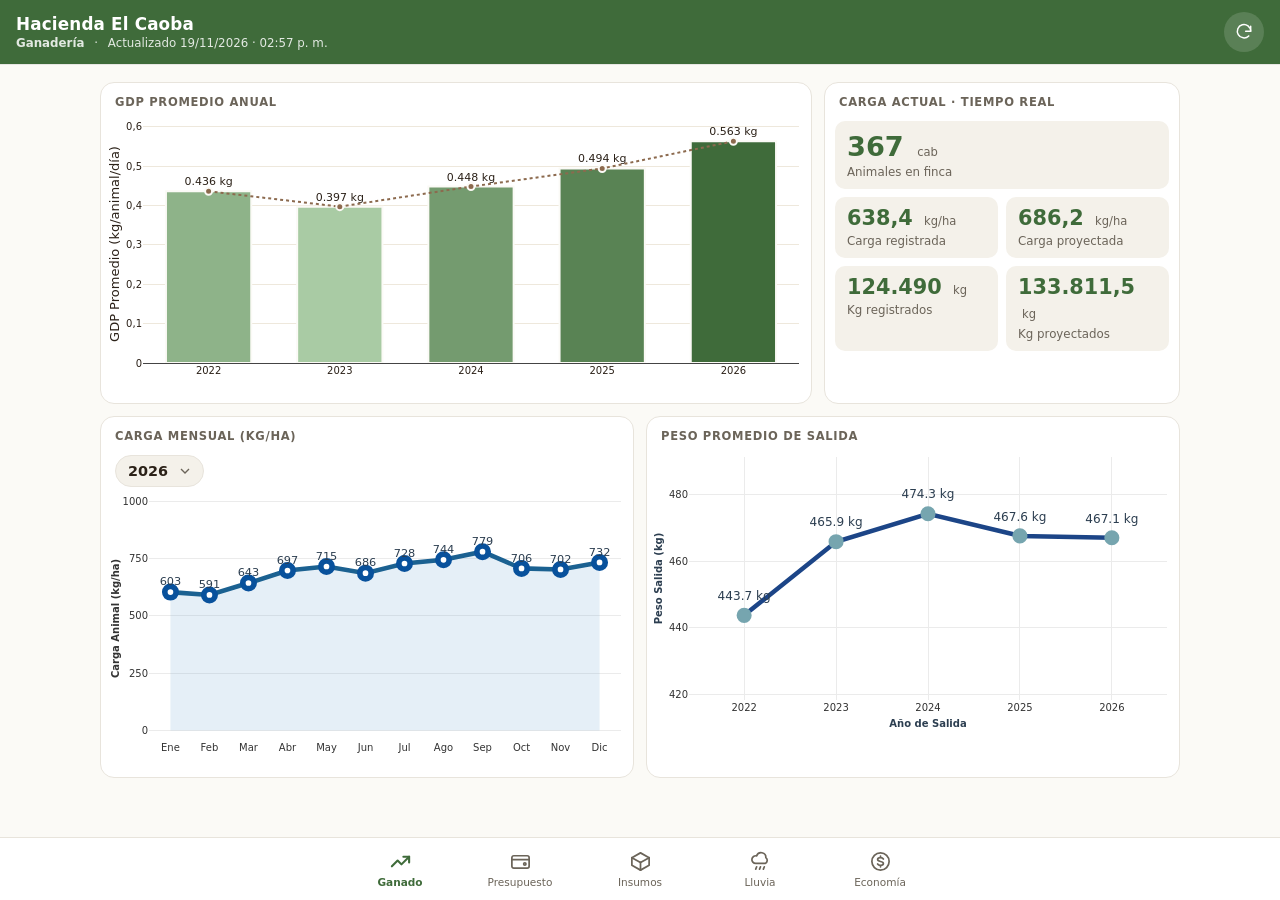
<file: movil/index.html>
<!DOCTYPE html>
<html lang="en">
<head>
<meta charset="utf-8"/>
<style>body{background-color:#FBFAF6;}</style>
<script src="lib/htmlwidgets-1.6.4/htmlwidgets.js"></script>
<script src="lib/plotly-binding-4.12.1/plotly.js"></script>
<script src="lib/typedarray-0.1/typedarray.min.js"></script>
<script src="lib/jquery-3.5.1/jquery.min.js"></script>
<link href="lib/crosstalk-1.2.2/css/crosstalk.min.css" rel="stylesheet" />
<script src="lib/crosstalk-1.2.2/js/crosstalk.min.js"></script>
<link href="lib/plotly-htmlwidgets-css-2.25.2/plotly-htmlwidgets.css" rel="stylesheet" />
<script src="lib/plotly-main-2.25.2/plotly-latest.min.js"></script>
<script src="lib/plotly-locale-es-2.25.2/es.js"></script>
<script src="lib/core-js-2.5.3/shim.min.js"></script>
<script src="lib/react-18.2.0/react.min.js"></script>
<script src="lib/react-18.2.0/react-dom.min.js"></script>
<script src="lib/reactwidget-2.0.0/react-tools.js"></script>
<link href="lib/htmltools-fill-0.5.9/fill.css" rel="stylesheet" />
<link href="lib/reactable-0.4.5/reactable.css" rel="stylesheet" />
<script src="lib/reactable-binding-0.4.5/reactable.js"></script>
  <meta name="viewport" content="width=device-width, initial-scale=1, viewport-fit=cover"/>
  <meta name="theme-color" content="#3F6B3A"/>
  <meta name="mobile-web-app-capable" content="yes"/>
  <meta name="apple-mobile-web-app-capable" content="yes"/>
  <meta name="apple-mobile-web-app-status-bar-style" content="black-translucent"/>
  <meta name="apple-mobile-web-app-title" content="El Caoba"/>
  <title>Hacienda El Caoba</title>
  <link rel="manifest" href="manifest.json"/>
  <link rel="icon" type="image/png" href="icon-192.png"/>
  <link rel="apple-touch-icon" href="apple-touch-icon.png"/>
  <link rel="stylesheet" href="movil.css"/>
</head>
<body>
<header class="top">
  <div class="top-txt">
    <div class="marca">Hacienda El Caoba</div>
    <div class="sub">
      <span id="titulo-tab">Ganadería</span>
      <span class="punto">·</span>
      Actualizado 19/11/2026 · 02:57 p. m.
    </div>
  </div>
  <button type="button" id="btn-recargar" class="recargar" aria-label="Recargar"><svg viewBox="0 0 24 24" aria-hidden="true"><path d="M20 11a8 8 0 1 0-2.3 5.7"/><polyline points="20 5 20 11 14 11"/></svg></button>
</header>
<main>
  <section id="tab-ganado" class="tab" data-titulo="Ganadería">
    <div class="grid ocho-cuatro">
      <div class="card orden-1">
        <div class="card-h">Carga actual · tiempo real</div>
        <div class="card-b">
          <div class="kpis">
            <div class="kpi ancho">
              <div class="kpi-v">
                367
                <span class="kpi-u">cab</span>
              </div>
              <div class="kpi-l">Animales en finca</div>
            </div>
            <div class="kpi">
              <div class="kpi-v">
                638,4
                <span class="kpi-u">kg/ha</span>
              </div>
              <div class="kpi-l">Carga registrada</div>
            </div>
            <div class="kpi">
              <div class="kpi-v">
                686,2
                <span class="kpi-u">kg/ha</span>
              </div>
              <div class="kpi-l">Carga proyectada</div>
            </div>
            <div class="kpi">
              <div class="kpi-v">
                124.490
                <span class="kpi-u">kg</span>
              </div>
              <div class="kpi-l">Kg registrados</div>
            </div>
            <div class="kpi">
              <div class="kpi-v">
                133.811,5
                <span class="kpi-u">kg</span>
              </div>
              <div class="kpi-l">Kg proyectados</div>
            </div>
          </div>
        </div>
      </div>
      <div class="card">
        <div class="card-h">GDP promedio anual</div>
        <div class="card-b">
          <div id="htmlwidget-a398d5fec4805146b8e8" style="width:100%;height:280px;" class="plotly html-widget"></div>
          <script type="application/json" data-for="htmlwidget-a398d5fec4805146b8e8">{"x":{"visdat":{"38b85b094245":["function () ","plotlyVisDat"]},"cur_data":"38b85b094245","attrs":{"38b85b094245":{"x":{},"y":{},"marker":{"color":["#8EB389","#A9CBA4","#749B6F","#598354","#3F6B3A"],"line":{"color":"#FBFAF6","width":2}},"text":{},"textposition":"outside","hovertemplate":"<b>%{x}<\/b><br>GDP: %{text}<extra><\/extra>","alpha_stroke":1,"sizes":[10,100],"spans":[1,20],"type":"bar"},"38b85b094245.1":{"x":{},"y":{},"marker":{"color":"#8C6A4E","line":{"color":"#FBFAF6","width":2},"size":7},"text":{},"textposition":"outside","hovertemplate":"<b>%{x}<\/b><br>GDP: %{text}<extra><\/extra>","alpha_stroke":1,"sizes":[10,100],"spans":[1,20],"type":"scatter","mode":"lines+markers","line":{"color":"#8C6A4E","width":2,"dash":"dot"},"showlegend":false,"hoverinfo":"skip","inherit":true}},"layout":{"margin":{"l":6,"r":6,"t":8,"b":6,"pad":0},"showlegend":false,"bargap":0.34999999999999998,"xaxis":{"domain":[0,1],"automargin":true,"title":"","type":"category","categoryorder":"array","categoryarray":["2022","2023","2024","2025","2026"],"fixedrange":true,"tickfont":{"size":10}},"yaxis":{"domain":[0,1],"automargin":true,"title":"GDP Promedio (kg/animal/día)","rangemode":"tozero","gridcolor":"#eee8dc","fixedrange":true,"tickfont":{"size":10}},"hovermode":"closest","autosize":true,"paper_bgcolor":"rgba(0,0,0,0)","plot_bgcolor":"rgba(0,0,0,0)","dragmode":false,"font":{"family":"system-ui, -apple-system, Segoe UI, Roboto, sans-serif","size":11,"color":"#2B2118"},"legend":{"orientation":"h","x":0,"xanchor":"left","y":1.02,"yanchor":"bottom","font":{"size":10},"bgcolor":"rgba(0,0,0,0)"},"hoverlabel":{"font":{"size":12}}},"source":"A","config":{"modeBarButtonsToAdd":["hoverclosest","hovercompare"],"showSendToCloud":false,"responsive":true,"locale":"es","displayModeBar":false,"scrollZoom":false,"doubleClick":false},"data":[{"x":["2022","2023","2024","2025","2026"],"y":[0.436,0.39700000000000002,0.44800000000000001,0.49399999999999999,0.56299999999999994],"marker":{"color":["#8EB389","#A9CBA4","#749B6F","#598354","#3F6B3A"],"line":{"color":"#FBFAF6","width":2}},"text":["0.436 kg","0.397 kg","0.448 kg","0.494 kg","0.563 kg"],"textposition":["outside","outside","outside","outside","outside"],"hovertemplate":["<b>%{x}<\/b><br>GDP: %{text}<extra><\/extra>","<b>%{x}<\/b><br>GDP: %{text}<extra><\/extra>","<b>%{x}<\/b><br>GDP: %{text}<extra><\/extra>","<b>%{x}<\/b><br>GDP: %{text}<extra><\/extra>","<b>%{x}<\/b><br>GDP: %{text}<extra><\/extra>"],"type":"bar","error_y":{"color":"rgba(31,119,180,1)"},"error_x":{"color":"rgba(31,119,180,1)"},"xaxis":"x","yaxis":"y","frame":null},{"x":["2022","2023","2024","2025","2026"],"y":[0.436,0.39700000000000002,0.44800000000000001,0.49399999999999999,0.56299999999999994],"marker":{"color":"#8C6A4E","line":{"color":"#FBFAF6","width":2},"size":7},"text":["0.436 kg","0.397 kg","0.448 kg","0.494 kg","0.563 kg"],"textposition":["outside","outside","outside","outside","outside"],"hovertemplate":["<b>%{x}<\/b><br>GDP: %{text}<extra><\/extra>","<b>%{x}<\/b><br>GDP: %{text}<extra><\/extra>","<b>%{x}<\/b><br>GDP: %{text}<extra><\/extra>","<b>%{x}<\/b><br>GDP: %{text}<extra><\/extra>","<b>%{x}<\/b><br>GDP: %{text}<extra><\/extra>"],"type":"scatter","mode":"lines+markers","line":{"color":"#8C6A4E","width":2,"dash":"dot"},"showlegend":false,"hoverinfo":["skip","skip","skip","skip","skip"],"error_y":{"color":"rgba(255,127,14,1)"},"error_x":{"color":"rgba(255,127,14,1)"},"xaxis":"x","yaxis":"y","frame":null}],"highlight":{"on":"plotly_click","persistent":false,"dynamic":false,"selectize":false,"opacityDim":0.20000000000000001,"selected":{"opacity":1},"debounce":0},"shinyEvents":["plotly_hover","plotly_click","plotly_selected","plotly_relayout","plotly_brushed","plotly_brushing","plotly_clickannotation","plotly_doubleclick","plotly_deselect","plotly_afterplot","plotly_sunburstclick"],"base_url":"https://plot.ly"},"evals":[],"jsHooks":[]}</script>
        </div>
      </div>
    </div>
    <div class="grid dos">
      <div class="card">
        <div class="card-h">Carga mensual (kg/ha)</div>
        <div class="card-b">
          <div class="selector-anio">
            <select class="sel" aria-label="Año">
              <option value="2022">2022</option>
              <option value="2023">2023</option>
              <option value="2024">2024</option>
              <option value="2025">2025</option>
              <option value="2026" selected>2026</option>
            </select>
            <div class="anio-panel" data-anio="2022" hidden>
              <div id="htmlwidget-6ce4cb47ebc7bf6edc62" style="width:100%;height:280px;" class="plotly html-widget"></div>
              <script type="application/json" data-for="htmlwidget-6ce4cb47ebc7bf6edc62">{"x":{"data":[{"x":[1,2,3,4,5,6,7,8,9,10,11,12,12,12,11,10,9,8,7,6,5,4,3,2,1,1],"y":[0,0,0,0,0,0,0,0,0,0,0,0,0,377.80000000000001,429.10000000000002,422.5,423,459.60000000000002,444.39999999999998,517.39999999999998,539.89999999999998,456.39999999999998,387.30000000000001,371.5,356.69999999999999,0],"text":["as.numeric(mes_nombre):  1<br />kg_por_ha: 356.7","as.numeric(mes_nombre):  2<br />kg_por_ha: 371.5","as.numeric(mes_nombre):  3<br />kg_por_ha: 387.3","as.numeric(mes_nombre):  4<br />kg_por_ha: 456.4","as.numeric(mes_nombre):  5<br />kg_por_ha: 539.9","as.numeric(mes_nombre):  6<br />kg_por_ha: 517.4","as.numeric(mes_nombre):  7<br />kg_por_ha: 444.4","as.numeric(mes_nombre):  8<br />kg_por_ha: 459.6","as.numeric(mes_nombre):  9<br />kg_por_ha: 423.0","as.numeric(mes_nombre): 10<br />kg_por_ha: 422.5","as.numeric(mes_nombre): 11<br />kg_por_ha: 429.1","as.numeric(mes_nombre): 12<br />kg_por_ha: 377.8","as.numeric(mes_nombre): 12<br />kg_por_ha: 377.8","as.numeric(mes_nombre): 12<br />kg_por_ha: 377.8","as.numeric(mes_nombre): 11<br />kg_por_ha: 429.1","as.numeric(mes_nombre): 10<br />kg_por_ha: 422.5","as.numeric(mes_nombre):  9<br />kg_por_ha: 423.0","as.numeric(mes_nombre):  8<br />kg_por_ha: 459.6","as.numeric(mes_nombre):  7<br />kg_por_ha: 444.4","as.numeric(mes_nombre):  6<br />kg_por_ha: 517.4","as.numeric(mes_nombre):  5<br />kg_por_ha: 539.9","as.numeric(mes_nombre):  4<br />kg_por_ha: 456.4","as.numeric(mes_nombre):  3<br />kg_por_ha: 387.3","as.numeric(mes_nombre):  2<br />kg_por_ha: 371.5","as.numeric(mes_nombre):  1<br />kg_por_ha: 356.7","as.numeric(mes_nombre):  1<br />kg_por_ha: 356.7"],"type":"scatter","mode":"lines","line":{"width":1.8897637795275593,"color":"transparent","dash":"solid"},"fill":"toself","fillcolor":"rgba(44,127,184,0.12)","hoveron":"points","showlegend":false,"xaxis":"x","yaxis":"y","hoverinfo":"text","frame":null},{"x":[1,2,3,4,5,6,7,8,9,10,11,12],"y":[356.69999999999999,371.5,387.30000000000001,456.39999999999998,539.89999999999998,517.39999999999998,444.39999999999998,459.60000000000002,423,422.5,429.10000000000002,377.80000000000001],"text":["as.numeric(mes_nombre):  1<br />kg_por_ha: 356.7","as.numeric(mes_nombre):  2<br />kg_por_ha: 371.5","as.numeric(mes_nombre):  3<br />kg_por_ha: 387.3","as.numeric(mes_nombre):  4<br />kg_por_ha: 456.4","as.numeric(mes_nombre):  5<br />kg_por_ha: 539.9","as.numeric(mes_nombre):  6<br />kg_por_ha: 517.4","as.numeric(mes_nombre):  7<br />kg_por_ha: 444.4","as.numeric(mes_nombre):  8<br />kg_por_ha: 459.6","as.numeric(mes_nombre):  9<br />kg_por_ha: 423.0","as.numeric(mes_nombre): 10<br />kg_por_ha: 422.5","as.numeric(mes_nombre): 11<br />kg_por_ha: 429.1","as.numeric(mes_nombre): 12<br />kg_por_ha: 377.8"],"type":"scatter","mode":"lines+markers","line":{"width":4.5354330708661417,"color":"rgba(27,97,145,1)","dash":"solid"},"hoveron":"points","showlegend":false,"xaxis":"x","yaxis":"y","hoverinfo":"text","marker":{"autocolorscale":false,"color":"rgba(255,255,255,1)","opacity":1,"size":11.338582677165356,"symbol":"circle","line":{"width":5.6692913385826778,"color":"rgba(8,81,156,1)"}},"frame":null},{"x":[1,2,3,4,5,6,7,8,9,10,11,12],"y":[397.00399999999996,411.80399999999997,427.60399999999998,496.70399999999995,580.20399999999995,557.70399999999995,484.70399999999995,499.904,463.30399999999997,462.80399999999997,469.404,418.10399999999998],"text":["357","372","387","456","540","517","444","460","423","422","429","378"],"hovertext":["as.numeric(mes_nombre):  1<br />kg_por_ha: 356.7<br />sprintf(\"%.0f\", kg_por_ha): 357","as.numeric(mes_nombre):  2<br />kg_por_ha: 371.5<br />sprintf(\"%.0f\", kg_por_ha): 372","as.numeric(mes_nombre):  3<br />kg_por_ha: 387.3<br />sprintf(\"%.0f\", kg_por_ha): 387","as.numeric(mes_nombre):  4<br />kg_por_ha: 456.4<br />sprintf(\"%.0f\", kg_por_ha): 456","as.numeric(mes_nombre):  5<br />kg_por_ha: 539.9<br />sprintf(\"%.0f\", kg_por_ha): 540","as.numeric(mes_nombre):  6<br />kg_por_ha: 517.4<br />sprintf(\"%.0f\", kg_por_ha): 517","as.numeric(mes_nombre):  7<br />kg_por_ha: 444.4<br />sprintf(\"%.0f\", kg_por_ha): 444","as.numeric(mes_nombre):  8<br />kg_por_ha: 459.6<br />sprintf(\"%.0f\", kg_por_ha): 460","as.numeric(mes_nombre):  9<br />kg_por_ha: 423.0<br />sprintf(\"%.0f\", kg_por_ha): 423","as.numeric(mes_nombre): 10<br />kg_por_ha: 422.5<br />sprintf(\"%.0f\", kg_por_ha): 422","as.numeric(mes_nombre): 11<br />kg_por_ha: 429.1<br />sprintf(\"%.0f\", kg_por_ha): 429","as.numeric(mes_nombre): 12<br />kg_por_ha: 377.8<br />sprintf(\"%.0f\", kg_por_ha): 378"],"textfont":{"size":11.338582677165356,"color":"rgba(44,62,80,1)"},"type":"scatter","mode":"text","hoveron":"points","showlegend":false,"xaxis":"x","yaxis":"y","hoverinfo":"text","frame":null}],"layout":{"margin":{"l":6,"r":6,"t":8,"b":6,"pad":0},"paper_bgcolor":"rgba(0,0,0,0)","font":{"color":"#2B2118","family":"system-ui, -apple-system, Segoe UI, Roboto, sans-serif","size":11},"xaxis":{"domain":[0,1],"automargin":true,"type":"linear","autorange":false,"range":[0.44999999999999996,12.550000000000001],"tickmode":"array","ticktext":["Ene","Feb","Mar","Abr","May","Jun","Jul","Ago","Sep","Oct","Nov","Dic"],"tickvals":[1,2,3,4,5,6,7.0000000000000009,8,9,10,11,12],"categoryorder":"array","categoryarray":["Ene","Feb","Mar","Abr","May","Jun","Jul","Ago","Sep","Oct","Nov","Dic"],"nticks":null,"ticks":"","tickcolor":null,"ticklen":3.6529680365296811,"tickwidth":0,"showticklabels":true,"tickfont":{"color":"rgba(51,51,51,1)","family":"","size":10},"tickangle":-0,"showline":false,"linecolor":null,"linewidth":0,"showgrid":false,"gridcolor":null,"gridwidth":0,"zeroline":false,"anchor":"y","title":{"text":"","font":{"color":"rgba(0,0,0,1)","family":"","size":10}},"hoverformat":".2f","fixedrange":true},"yaxis":{"domain":[0,1],"automargin":true,"type":"linear","autorange":false,"range":[-29.010199999999998,719.45295999999996],"tickmode":"array","ticktext":["0","200","400","600"],"tickvals":[-3.5527136788005009e-15,200,400,600],"categoryorder":"array","categoryarray":["0","200","400","600"],"nticks":null,"ticks":"","tickcolor":null,"ticklen":3.6529680365296811,"tickwidth":0,"showticklabels":true,"tickfont":{"color":"rgba(51,51,51,1)","family":"","size":10},"tickangle":-0,"showline":false,"linecolor":null,"linewidth":0,"showgrid":true,"gridcolor":"rgba(235,235,235,1)","gridwidth":0.66417600664176002,"zeroline":false,"anchor":"x","title":{"text":"<b> Carga Animal (kg/ha) <\/b>","font":{"color":"rgba(51,51,51,1)","family":"","size":10}},"hoverformat":".2f","fixedrange":true},"shapes":[],"showlegend":false,"legend":{"bgcolor":"rgba(0,0,0,0)","bordercolor":null,"borderwidth":0,"font":{"color":"rgba(0,0,0,1)","family":"","size":10},"orientation":"h","x":0,"xanchor":"left","y":1.02,"yanchor":"bottom"},"hovermode":"closest","barmode":"relative","autosize":true,"plot_bgcolor":"rgba(0,0,0,0)","dragmode":false,"hoverlabel":{"font":{"size":12}}},"config":{"doubleClick":false,"modeBarButtonsToAdd":["hoverclosest","hovercompare"],"showSendToCloud":false,"locale":"es","displayModeBar":false,"responsive":true,"scrollZoom":false},"source":"A","attrs":{"38b85d6c56cd":{"x":{},"y":{},"type":"scatter"},"38b8416d177a":{"x":{},"y":{}},"38b844f91937":{"x":{},"y":{}},"38b833c5a1d":{"x":{},"y":{},"label":{}}},"cur_data":"38b85d6c56cd","visdat":{"38b85d6c56cd":["function (y) ","x"],"38b8416d177a":["function (y) ","x"],"38b844f91937":["function (y) ","x"],"38b833c5a1d":["function (y) ","x"]},"highlight":{"on":"plotly_click","persistent":false,"dynamic":false,"selectize":false,"opacityDim":0.20000000000000001,"selected":{"opacity":1},"debounce":0},"shinyEvents":["plotly_hover","plotly_click","plotly_selected","plotly_relayout","plotly_brushed","plotly_brushing","plotly_clickannotation","plotly_doubleclick","plotly_deselect","plotly_afterplot","plotly_sunburstclick"],"base_url":"https://plot.ly"},"evals":[],"jsHooks":[]}</script>
            </div>
            <div class="anio-panel" data-anio="2023" hidden>
              <div id="htmlwidget-a67f8a77bf8d2c8dbdd1" style="width:100%;height:280px;" class="plotly html-widget"></div>
              <script type="application/json" data-for="htmlwidget-a67f8a77bf8d2c8dbdd1">{"x":{"data":[{"x":[1,2,3,4,5,6,7,8,9,10,11,12,12,12,11,10,9,8,7,6,5,4,3,2,1,1],"y":[0,0,0,0,0,0,0,0,0,0,0,0,0,630,642.29999999999995,617.20000000000005,563.10000000000002,559.29999999999995,546.89999999999998,446,374.69999999999999,383.30000000000001,366.69999999999999,378.30000000000001,399.19999999999999,0],"text":["as.numeric(mes_nombre):  1<br />kg_por_ha: 399.2","as.numeric(mes_nombre):  2<br />kg_por_ha: 378.3","as.numeric(mes_nombre):  3<br />kg_por_ha: 366.7","as.numeric(mes_nombre):  4<br />kg_por_ha: 383.3","as.numeric(mes_nombre):  5<br />kg_por_ha: 374.7","as.numeric(mes_nombre):  6<br />kg_por_ha: 446.0","as.numeric(mes_nombre):  7<br />kg_por_ha: 546.9","as.numeric(mes_nombre):  8<br />kg_por_ha: 559.3","as.numeric(mes_nombre):  9<br />kg_por_ha: 563.1","as.numeric(mes_nombre): 10<br />kg_por_ha: 617.2","as.numeric(mes_nombre): 11<br />kg_por_ha: 642.3","as.numeric(mes_nombre): 12<br />kg_por_ha: 630.0","as.numeric(mes_nombre): 12<br />kg_por_ha: 630.0","as.numeric(mes_nombre): 12<br />kg_por_ha: 630.0","as.numeric(mes_nombre): 11<br />kg_por_ha: 642.3","as.numeric(mes_nombre): 10<br />kg_por_ha: 617.2","as.numeric(mes_nombre):  9<br />kg_por_ha: 563.1","as.numeric(mes_nombre):  8<br />kg_por_ha: 559.3","as.numeric(mes_nombre):  7<br />kg_por_ha: 546.9","as.numeric(mes_nombre):  6<br />kg_por_ha: 446.0","as.numeric(mes_nombre):  5<br />kg_por_ha: 374.7","as.numeric(mes_nombre):  4<br />kg_por_ha: 383.3","as.numeric(mes_nombre):  3<br />kg_por_ha: 366.7","as.numeric(mes_nombre):  2<br />kg_por_ha: 378.3","as.numeric(mes_nombre):  1<br />kg_por_ha: 399.2","as.numeric(mes_nombre):  1<br />kg_por_ha: 399.2"],"type":"scatter","mode":"lines","line":{"width":1.8897637795275593,"color":"transparent","dash":"solid"},"fill":"toself","fillcolor":"rgba(44,127,184,0.12)","hoveron":"points","showlegend":false,"xaxis":"x","yaxis":"y","hoverinfo":"text","frame":null},{"x":[1,2,3,4,5,6,7,8,9,10,11,12],"y":[399.19999999999999,378.30000000000001,366.69999999999999,383.30000000000001,374.69999999999999,446,546.89999999999998,559.29999999999995,563.10000000000002,617.20000000000005,642.29999999999995,630],"text":["as.numeric(mes_nombre):  1<br />kg_por_ha: 399.2","as.numeric(mes_nombre):  2<br />kg_por_ha: 378.3","as.numeric(mes_nombre):  3<br />kg_por_ha: 366.7","as.numeric(mes_nombre):  4<br />kg_por_ha: 383.3","as.numeric(mes_nombre):  5<br />kg_por_ha: 374.7","as.numeric(mes_nombre):  6<br />kg_por_ha: 446.0","as.numeric(mes_nombre):  7<br />kg_por_ha: 546.9","as.numeric(mes_nombre):  8<br />kg_por_ha: 559.3","as.numeric(mes_nombre):  9<br />kg_por_ha: 563.1","as.numeric(mes_nombre): 10<br />kg_por_ha: 617.2","as.numeric(mes_nombre): 11<br />kg_por_ha: 642.3","as.numeric(mes_nombre): 12<br />kg_por_ha: 630.0"],"type":"scatter","mode":"lines+markers","line":{"width":4.5354330708661417,"color":"rgba(27,97,145,1)","dash":"solid"},"hoveron":"points","showlegend":false,"xaxis":"x","yaxis":"y","hoverinfo":"text","marker":{"autocolorscale":false,"color":"rgba(255,255,255,1)","opacity":1,"size":11.338582677165356,"symbol":"circle","line":{"width":5.6692913385826778,"color":"rgba(8,81,156,1)"}},"frame":null},{"x":[1,2,3,4,5,6,7,8,9,10,11,12],"y":[459.83199999999999,438.93200000000002,427.33199999999999,443.93200000000002,435.33199999999999,506.63200000000001,607.53199999999993,619.9319999999999,623.73199999999997,677.83199999999999,702.9319999999999,690.63199999999995],"text":["399","378","367","383","375","446","547","559","563","617","642","630"],"hovertext":["as.numeric(mes_nombre):  1<br />kg_por_ha: 399.2<br />sprintf(\"%.0f\", kg_por_ha): 399","as.numeric(mes_nombre):  2<br />kg_por_ha: 378.3<br />sprintf(\"%.0f\", kg_por_ha): 378","as.numeric(mes_nombre):  3<br />kg_por_ha: 366.7<br />sprintf(\"%.0f\", kg_por_ha): 367","as.numeric(mes_nombre):  4<br />kg_por_ha: 383.3<br />sprintf(\"%.0f\", kg_por_ha): 383","as.numeric(mes_nombre):  5<br />kg_por_ha: 374.7<br />sprintf(\"%.0f\", kg_por_ha): 375","as.numeric(mes_nombre):  6<br />kg_por_ha: 446.0<br />sprintf(\"%.0f\", kg_por_ha): 446","as.numeric(mes_nombre):  7<br />kg_por_ha: 546.9<br />sprintf(\"%.0f\", kg_por_ha): 547","as.numeric(mes_nombre):  8<br />kg_por_ha: 559.3<br />sprintf(\"%.0f\", kg_por_ha): 559","as.numeric(mes_nombre):  9<br />kg_por_ha: 563.1<br />sprintf(\"%.0f\", kg_por_ha): 563","as.numeric(mes_nombre): 10<br />kg_por_ha: 617.2<br />sprintf(\"%.0f\", kg_por_ha): 617","as.numeric(mes_nombre): 11<br />kg_por_ha: 642.3<br />sprintf(\"%.0f\", kg_por_ha): 642","as.numeric(mes_nombre): 12<br />kg_por_ha: 630.0<br />sprintf(\"%.0f\", kg_por_ha): 630"],"textfont":{"size":11.338582677165356,"color":"rgba(44,62,80,1)"},"type":"scatter","mode":"text","hoveron":"points","showlegend":false,"xaxis":"x","yaxis":"y","hoverinfo":"text","frame":null}],"layout":{"margin":{"l":6,"r":6,"t":8,"b":6,"pad":0},"paper_bgcolor":"rgba(0,0,0,0)","font":{"color":"#2B2118","family":"system-ui, -apple-system, Segoe UI, Roboto, sans-serif","size":11},"xaxis":{"domain":[0,1],"automargin":true,"type":"linear","autorange":false,"range":[0.44999999999999996,12.550000000000001],"tickmode":"array","ticktext":["Ene","Feb","Mar","Abr","May","Jun","Jul","Ago","Sep","Oct","Nov","Dic"],"tickvals":[1,2,3,4,5,6,7.0000000000000009,8,9,10,11,12],"categoryorder":"array","categoryarray":["Ene","Feb","Mar","Abr","May","Jun","Jul","Ago","Sep","Oct","Nov","Dic"],"nticks":null,"ticks":"","tickcolor":null,"ticklen":3.6529680365296811,"tickwidth":0,"showticklabels":true,"tickfont":{"color":"rgba(51,51,51,1)","family":"","size":10},"tickangle":-0,"showline":false,"linecolor":null,"linewidth":0,"showgrid":false,"gridcolor":null,"gridwidth":0,"zeroline":false,"anchor":"y","title":{"text":"","font":{"color":"rgba(0,0,0,1)","family":"","size":10}},"hoverformat":".2f","fixedrange":true},"yaxis":{"domain":[0,1],"automargin":true,"type":"linear","autorange":false,"range":[-35.146599999999999,871.63567999999987],"tickmode":"array","ticktext":["0","200","400","600","800"],"tickvals":[0,199.99999999999997,400,600,800],"categoryorder":"array","categoryarray":["0","200","400","600","800"],"nticks":null,"ticks":"","tickcolor":null,"ticklen":3.6529680365296811,"tickwidth":0,"showticklabels":true,"tickfont":{"color":"rgba(51,51,51,1)","family":"","size":10},"tickangle":-0,"showline":false,"linecolor":null,"linewidth":0,"showgrid":true,"gridcolor":"rgba(235,235,235,1)","gridwidth":0.66417600664176002,"zeroline":false,"anchor":"x","title":{"text":"<b> Carga Animal (kg/ha) <\/b>","font":{"color":"rgba(51,51,51,1)","family":"","size":10}},"hoverformat":".2f","fixedrange":true},"shapes":[],"showlegend":false,"legend":{"bgcolor":"rgba(0,0,0,0)","bordercolor":null,"borderwidth":0,"font":{"color":"rgba(0,0,0,1)","family":"","size":10},"orientation":"h","x":0,"xanchor":"left","y":1.02,"yanchor":"bottom"},"hovermode":"closest","barmode":"relative","autosize":true,"plot_bgcolor":"rgba(0,0,0,0)","dragmode":false,"hoverlabel":{"font":{"size":12}}},"config":{"doubleClick":false,"modeBarButtonsToAdd":["hoverclosest","hovercompare"],"showSendToCloud":false,"locale":"es","displayModeBar":false,"responsive":true,"scrollZoom":false},"source":"A","attrs":{"38b863e47aa6":{"x":{},"y":{},"type":"scatter"},"38b84cc53ae4":{"x":{},"y":{}},"38b8c002b75":{"x":{},"y":{}},"38b825293e81":{"x":{},"y":{},"label":{}}},"cur_data":"38b863e47aa6","visdat":{"38b863e47aa6":["function (y) ","x"],"38b84cc53ae4":["function (y) ","x"],"38b8c002b75":["function (y) ","x"],"38b825293e81":["function (y) ","x"]},"highlight":{"on":"plotly_click","persistent":false,"dynamic":false,"selectize":false,"opacityDim":0.20000000000000001,"selected":{"opacity":1},"debounce":0},"shinyEvents":["plotly_hover","plotly_click","plotly_selected","plotly_relayout","plotly_brushed","plotly_brushing","plotly_clickannotation","plotly_doubleclick","plotly_deselect","plotly_afterplot","plotly_sunburstclick"],"base_url":"https://plot.ly"},"evals":[],"jsHooks":[]}</script>
            </div>
            <div class="anio-panel" data-anio="2024" hidden>
              <div id="htmlwidget-2681f122103b764500ab" style="width:100%;height:280px;" class="plotly html-widget"></div>
              <script type="application/json" data-for="htmlwidget-2681f122103b764500ab">{"x":{"data":[{"x":[1,2,3,4,5,6,7,8,9,10,11,12,12,12,11,10,9,8,7,6,5,4,3,2,1,1],"y":[0,0,0,0,0,0,0,0,0,0,0,0,0,651.20000000000005,681.5,715.10000000000002,808.79999999999995,854,840.79999999999995,692.20000000000005,687.39999999999998,648.10000000000002,633.29999999999995,632.60000000000002,635.5,0],"text":["as.numeric(mes_nombre):  1<br />kg_por_ha: 635.5","as.numeric(mes_nombre):  2<br />kg_por_ha: 632.6","as.numeric(mes_nombre):  3<br />kg_por_ha: 633.3","as.numeric(mes_nombre):  4<br />kg_por_ha: 648.1","as.numeric(mes_nombre):  5<br />kg_por_ha: 687.4","as.numeric(mes_nombre):  6<br />kg_por_ha: 692.2","as.numeric(mes_nombre):  7<br />kg_por_ha: 840.8","as.numeric(mes_nombre):  8<br />kg_por_ha: 854.0","as.numeric(mes_nombre):  9<br />kg_por_ha: 808.8","as.numeric(mes_nombre): 10<br />kg_por_ha: 715.1","as.numeric(mes_nombre): 11<br />kg_por_ha: 681.5","as.numeric(mes_nombre): 12<br />kg_por_ha: 651.2","as.numeric(mes_nombre): 12<br />kg_por_ha: 651.2","as.numeric(mes_nombre): 12<br />kg_por_ha: 651.2","as.numeric(mes_nombre): 11<br />kg_por_ha: 681.5","as.numeric(mes_nombre): 10<br />kg_por_ha: 715.1","as.numeric(mes_nombre):  9<br />kg_por_ha: 808.8","as.numeric(mes_nombre):  8<br />kg_por_ha: 854.0","as.numeric(mes_nombre):  7<br />kg_por_ha: 840.8","as.numeric(mes_nombre):  6<br />kg_por_ha: 692.2","as.numeric(mes_nombre):  5<br />kg_por_ha: 687.4","as.numeric(mes_nombre):  4<br />kg_por_ha: 648.1","as.numeric(mes_nombre):  3<br />kg_por_ha: 633.3","as.numeric(mes_nombre):  2<br />kg_por_ha: 632.6","as.numeric(mes_nombre):  1<br />kg_por_ha: 635.5","as.numeric(mes_nombre):  1<br />kg_por_ha: 635.5"],"type":"scatter","mode":"lines","line":{"width":1.8897637795275593,"color":"transparent","dash":"solid"},"fill":"toself","fillcolor":"rgba(44,127,184,0.12)","hoveron":"points","showlegend":false,"xaxis":"x","yaxis":"y","hoverinfo":"text","frame":null},{"x":[1,2,3,4,5,6,7,8,9,10,11,12],"y":[635.5,632.60000000000002,633.29999999999995,648.10000000000002,687.39999999999998,692.20000000000005,840.79999999999995,854,808.79999999999995,715.10000000000002,681.5,651.20000000000005],"text":["as.numeric(mes_nombre):  1<br />kg_por_ha: 635.5","as.numeric(mes_nombre):  2<br />kg_por_ha: 632.6","as.numeric(mes_nombre):  3<br />kg_por_ha: 633.3","as.numeric(mes_nombre):  4<br />kg_por_ha: 648.1","as.numeric(mes_nombre):  5<br />kg_por_ha: 687.4","as.numeric(mes_nombre):  6<br />kg_por_ha: 692.2","as.numeric(mes_nombre):  7<br />kg_por_ha: 840.8","as.numeric(mes_nombre):  8<br />kg_por_ha: 854.0","as.numeric(mes_nombre):  9<br />kg_por_ha: 808.8","as.numeric(mes_nombre): 10<br />kg_por_ha: 715.1","as.numeric(mes_nombre): 11<br />kg_por_ha: 681.5","as.numeric(mes_nombre): 12<br />kg_por_ha: 651.2"],"type":"scatter","mode":"lines+markers","line":{"width":4.5354330708661417,"color":"rgba(27,97,145,1)","dash":"solid"},"hoveron":"points","showlegend":false,"xaxis":"x","yaxis":"y","hoverinfo":"text","marker":{"autocolorscale":false,"color":"rgba(255,255,255,1)","opacity":1,"size":11.338582677165356,"symbol":"circle","line":{"width":5.6692913385826778,"color":"rgba(8,81,156,1)"}},"frame":null},{"x":[1,2,3,4,5,6,7,8,9,10,11,12],"y":[684.20799999999997,681.30799999999999,682.00799999999992,696.80799999999999,736.10799999999995,740.90800000000002,889.50799999999992,902.70799999999997,857.50799999999992,763.80799999999999,730.20799999999997,699.90800000000002],"text":["636","633","633","648","687","692","841","854","809","715","682","651"],"hovertext":["as.numeric(mes_nombre):  1<br />kg_por_ha: 635.5<br />sprintf(\"%.0f\", kg_por_ha): 636","as.numeric(mes_nombre):  2<br />kg_por_ha: 632.6<br />sprintf(\"%.0f\", kg_por_ha): 633","as.numeric(mes_nombre):  3<br />kg_por_ha: 633.3<br />sprintf(\"%.0f\", kg_por_ha): 633","as.numeric(mes_nombre):  4<br />kg_por_ha: 648.1<br />sprintf(\"%.0f\", kg_por_ha): 648","as.numeric(mes_nombre):  5<br />kg_por_ha: 687.4<br />sprintf(\"%.0f\", kg_por_ha): 687","as.numeric(mes_nombre):  6<br />kg_por_ha: 692.2<br />sprintf(\"%.0f\", kg_por_ha): 692","as.numeric(mes_nombre):  7<br />kg_por_ha: 840.8<br />sprintf(\"%.0f\", kg_por_ha): 841","as.numeric(mes_nombre):  8<br />kg_por_ha: 854.0<br />sprintf(\"%.0f\", kg_por_ha): 854","as.numeric(mes_nombre):  9<br />kg_por_ha: 808.8<br />sprintf(\"%.0f\", kg_por_ha): 809","as.numeric(mes_nombre): 10<br />kg_por_ha: 715.1<br />sprintf(\"%.0f\", kg_por_ha): 715","as.numeric(mes_nombre): 11<br />kg_por_ha: 681.5<br />sprintf(\"%.0f\", kg_por_ha): 682","as.numeric(mes_nombre): 12<br />kg_por_ha: 651.2<br />sprintf(\"%.0f\", kg_por_ha): 651"],"textfont":{"size":11.338582677165356,"color":"rgba(44,62,80,1)"},"type":"scatter","mode":"text","hoveron":"points","showlegend":false,"xaxis":"x","yaxis":"y","hoverinfo":"text","frame":null}],"layout":{"margin":{"l":6,"r":6,"t":8,"b":6,"pad":0},"paper_bgcolor":"rgba(0,0,0,0)","font":{"color":"#2B2118","family":"system-ui, -apple-system, Segoe UI, Roboto, sans-serif","size":11},"xaxis":{"domain":[0,1],"automargin":true,"type":"linear","autorange":false,"range":[0.44999999999999996,12.550000000000001],"tickmode":"array","ticktext":["Ene","Feb","Mar","Abr","May","Jun","Jul","Ago","Sep","Oct","Nov","Dic"],"tickvals":[1,2,3,4,5,6,7.0000000000000009,8,9,10,11,12],"categoryorder":"array","categoryarray":["Ene","Feb","Mar","Abr","May","Jun","Jul","Ago","Sep","Oct","Nov","Dic"],"nticks":null,"ticks":"","tickcolor":null,"ticklen":3.6529680365296811,"tickwidth":0,"showticklabels":true,"tickfont":{"color":"rgba(51,51,51,1)","family":"","size":10},"tickangle":-0,"showline":false,"linecolor":null,"linewidth":0,"showgrid":false,"gridcolor":null,"gridwidth":0,"zeroline":false,"anchor":"y","title":{"text":"","font":{"color":"rgba(0,0,0,1)","family":"","size":10}},"hoverformat":".2f","fixedrange":true},"yaxis":{"domain":[0,1],"automargin":true,"type":"linear","autorange":false,"range":[-45.135400000000004,1119.3579199999999],"tickmode":"array","ticktext":["0","300","600","900"],"tickvals":[0,300,600,900],"categoryorder":"array","categoryarray":["0","300","600","900"],"nticks":null,"ticks":"","tickcolor":null,"ticklen":3.6529680365296811,"tickwidth":0,"showticklabels":true,"tickfont":{"color":"rgba(51,51,51,1)","family":"","size":10},"tickangle":-0,"showline":false,"linecolor":null,"linewidth":0,"showgrid":true,"gridcolor":"rgba(235,235,235,1)","gridwidth":0.66417600664176002,"zeroline":false,"anchor":"x","title":{"text":"<b> Carga Animal (kg/ha) <\/b>","font":{"color":"rgba(51,51,51,1)","family":"","size":10}},"hoverformat":".2f","fixedrange":true},"shapes":[],"showlegend":false,"legend":{"bgcolor":"rgba(0,0,0,0)","bordercolor":null,"borderwidth":0,"font":{"color":"rgba(0,0,0,1)","family":"","size":10},"orientation":"h","x":0,"xanchor":"left","y":1.02,"yanchor":"bottom"},"hovermode":"closest","barmode":"relative","autosize":true,"plot_bgcolor":"rgba(0,0,0,0)","dragmode":false,"hoverlabel":{"font":{"size":12}}},"config":{"doubleClick":false,"modeBarButtonsToAdd":["hoverclosest","hovercompare"],"showSendToCloud":false,"locale":"es","displayModeBar":false,"responsive":true,"scrollZoom":false},"source":"A","attrs":{"38b848b06887":{"x":{},"y":{},"type":"scatter"},"38b877f07e18":{"x":{},"y":{}},"38b8ae51164":{"x":{},"y":{}},"38b817201a6e":{"x":{},"y":{},"label":{}}},"cur_data":"38b848b06887","visdat":{"38b848b06887":["function (y) ","x"],"38b877f07e18":["function (y) ","x"],"38b8ae51164":["function (y) ","x"],"38b817201a6e":["function (y) ","x"]},"highlight":{"on":"plotly_click","persistent":false,"dynamic":false,"selectize":false,"opacityDim":0.20000000000000001,"selected":{"opacity":1},"debounce":0},"shinyEvents":["plotly_hover","plotly_click","plotly_selected","plotly_relayout","plotly_brushed","plotly_brushing","plotly_clickannotation","plotly_doubleclick","plotly_deselect","plotly_afterplot","plotly_sunburstclick"],"base_url":"https://plot.ly"},"evals":[],"jsHooks":[]}</script>
            </div>
            <div class="anio-panel" data-anio="2025" hidden>
              <div id="htmlwidget-cf93d34cea80ac80bf7a" style="width:100%;height:280px;" class="plotly html-widget"></div>
              <script type="application/json" data-for="htmlwidget-cf93d34cea80ac80bf7a">{"x":{"data":[{"x":[1,2,3,4,5,6,7,8,9,10,11,12,12,12,11,10,9,8,7,6,5,4,3,2,1,1],"y":[0,0,0,0,0,0,0,0,0,0,0,0,0,673.5,727.89999999999998,694.60000000000002,741.60000000000002,720,718.70000000000005,627.29999999999995,701.39999999999998,686.70000000000005,692.60000000000002,641.79999999999995,648.79999999999995,0],"text":["as.numeric(mes_nombre):  1<br />kg_por_ha: 648.8","as.numeric(mes_nombre):  2<br />kg_por_ha: 641.8","as.numeric(mes_nombre):  3<br />kg_por_ha: 692.6","as.numeric(mes_nombre):  4<br />kg_por_ha: 686.7","as.numeric(mes_nombre):  5<br />kg_por_ha: 701.4","as.numeric(mes_nombre):  6<br />kg_por_ha: 627.3","as.numeric(mes_nombre):  7<br />kg_por_ha: 718.7","as.numeric(mes_nombre):  8<br />kg_por_ha: 720.0","as.numeric(mes_nombre):  9<br />kg_por_ha: 741.6","as.numeric(mes_nombre): 10<br />kg_por_ha: 694.6","as.numeric(mes_nombre): 11<br />kg_por_ha: 727.9","as.numeric(mes_nombre): 12<br />kg_por_ha: 673.5","as.numeric(mes_nombre): 12<br />kg_por_ha: 673.5","as.numeric(mes_nombre): 12<br />kg_por_ha: 673.5","as.numeric(mes_nombre): 11<br />kg_por_ha: 727.9","as.numeric(mes_nombre): 10<br />kg_por_ha: 694.6","as.numeric(mes_nombre):  9<br />kg_por_ha: 741.6","as.numeric(mes_nombre):  8<br />kg_por_ha: 720.0","as.numeric(mes_nombre):  7<br />kg_por_ha: 718.7","as.numeric(mes_nombre):  6<br />kg_por_ha: 627.3","as.numeric(mes_nombre):  5<br />kg_por_ha: 701.4","as.numeric(mes_nombre):  4<br />kg_por_ha: 686.7","as.numeric(mes_nombre):  3<br />kg_por_ha: 692.6","as.numeric(mes_nombre):  2<br />kg_por_ha: 641.8","as.numeric(mes_nombre):  1<br />kg_por_ha: 648.8","as.numeric(mes_nombre):  1<br />kg_por_ha: 648.8"],"type":"scatter","mode":"lines","line":{"width":1.8897637795275593,"color":"transparent","dash":"solid"},"fill":"toself","fillcolor":"rgba(44,127,184,0.12)","hoveron":"points","showlegend":false,"xaxis":"x","yaxis":"y","hoverinfo":"text","frame":null},{"x":[1,2,3,4,5,6,7,8,9,10,11,12],"y":[648.79999999999995,641.79999999999995,692.60000000000002,686.70000000000005,701.39999999999998,627.29999999999995,718.70000000000005,720,741.60000000000002,694.60000000000002,727.89999999999998,673.5],"text":["as.numeric(mes_nombre):  1<br />kg_por_ha: 648.8","as.numeric(mes_nombre):  2<br />kg_por_ha: 641.8","as.numeric(mes_nombre):  3<br />kg_por_ha: 692.6","as.numeric(mes_nombre):  4<br />kg_por_ha: 686.7","as.numeric(mes_nombre):  5<br />kg_por_ha: 701.4","as.numeric(mes_nombre):  6<br />kg_por_ha: 627.3","as.numeric(mes_nombre):  7<br />kg_por_ha: 718.7","as.numeric(mes_nombre):  8<br />kg_por_ha: 720.0","as.numeric(mes_nombre):  9<br />kg_por_ha: 741.6","as.numeric(mes_nombre): 10<br />kg_por_ha: 694.6","as.numeric(mes_nombre): 11<br />kg_por_ha: 727.9","as.numeric(mes_nombre): 12<br />kg_por_ha: 673.5"],"type":"scatter","mode":"lines+markers","line":{"width":4.5354330708661417,"color":"rgba(27,97,145,1)","dash":"solid"},"hoveron":"points","showlegend":false,"xaxis":"x","yaxis":"y","hoverinfo":"text","marker":{"autocolorscale":false,"color":"rgba(255,255,255,1)","opacity":1,"size":11.338582677165356,"symbol":"circle","line":{"width":5.6692913385826778,"color":"rgba(8,81,156,1)"}},"frame":null},{"x":[1,2,3,4,5,6,7,8,9,10,11,12],"y":[683.79999999999995,676.79999999999995,727.60000000000002,721.70000000000005,736.39999999999998,662.29999999999995,753.70000000000005,755,776.60000000000002,729.60000000000002,762.89999999999998,708.5],"text":["649","642","693","687","701","627","719","720","742","695","728","674"],"hovertext":["as.numeric(mes_nombre):  1<br />kg_por_ha: 648.8<br />sprintf(\"%.0f\", kg_por_ha): 649","as.numeric(mes_nombre):  2<br />kg_por_ha: 641.8<br />sprintf(\"%.0f\", kg_por_ha): 642","as.numeric(mes_nombre):  3<br />kg_por_ha: 692.6<br />sprintf(\"%.0f\", kg_por_ha): 693","as.numeric(mes_nombre):  4<br />kg_por_ha: 686.7<br />sprintf(\"%.0f\", kg_por_ha): 687","as.numeric(mes_nombre):  5<br />kg_por_ha: 701.4<br />sprintf(\"%.0f\", kg_por_ha): 701","as.numeric(mes_nombre):  6<br />kg_por_ha: 627.3<br />sprintf(\"%.0f\", kg_por_ha): 627","as.numeric(mes_nombre):  7<br />kg_por_ha: 718.7<br />sprintf(\"%.0f\", kg_por_ha): 719","as.numeric(mes_nombre):  8<br />kg_por_ha: 720.0<br />sprintf(\"%.0f\", kg_por_ha): 720","as.numeric(mes_nombre):  9<br />kg_por_ha: 741.6<br />sprintf(\"%.0f\", kg_por_ha): 742","as.numeric(mes_nombre): 10<br />kg_por_ha: 694.6<br />sprintf(\"%.0f\", kg_por_ha): 695","as.numeric(mes_nombre): 11<br />kg_por_ha: 727.9<br />sprintf(\"%.0f\", kg_por_ha): 728","as.numeric(mes_nombre): 12<br />kg_por_ha: 673.5<br />sprintf(\"%.0f\", kg_por_ha): 674"],"textfont":{"size":11.338582677165356,"color":"rgba(44,62,80,1)"},"type":"scatter","mode":"text","hoveron":"points","showlegend":false,"xaxis":"x","yaxis":"y","hoverinfo":"text","frame":null}],"layout":{"margin":{"l":6,"r":6,"t":8,"b":6,"pad":0},"paper_bgcolor":"rgba(0,0,0,0)","font":{"color":"#2B2118","family":"system-ui, -apple-system, Segoe UI, Roboto, sans-serif","size":11},"xaxis":{"domain":[0,1],"automargin":true,"type":"linear","autorange":false,"range":[0.44999999999999996,12.550000000000001],"tickmode":"array","ticktext":["Ene","Feb","Mar","Abr","May","Jun","Jul","Ago","Sep","Oct","Nov","Dic"],"tickvals":[1,2,3,4,5,6,7.0000000000000009,8,9,10,11,12],"categoryorder":"array","categoryarray":["Ene","Feb","Mar","Abr","May","Jun","Jul","Ago","Sep","Oct","Nov","Dic"],"nticks":null,"ticks":"","tickcolor":null,"ticklen":3.6529680365296811,"tickwidth":0,"showticklabels":true,"tickfont":{"color":"rgba(51,51,51,1)","family":"","size":10},"tickangle":-0,"showline":false,"linecolor":null,"linewidth":0,"showgrid":false,"gridcolor":null,"gridwidth":0,"zeroline":false,"anchor":"y","title":{"text":"","font":{"color":"rgba(0,0,0,1)","family":"","size":10}},"hoverformat":".2f","fixedrange":true},"yaxis":{"domain":[0,1],"automargin":true,"type":"linear","autorange":false,"range":[-38.830000000000005,962.98400000000004],"tickmode":"array","ticktext":["0","250","500","750"],"tickvals":[0,249.99999999999997,500.00000000000006,750],"categoryorder":"array","categoryarray":["0","250","500","750"],"nticks":null,"ticks":"","tickcolor":null,"ticklen":3.6529680365296811,"tickwidth":0,"showticklabels":true,"tickfont":{"color":"rgba(51,51,51,1)","family":"","size":10},"tickangle":-0,"showline":false,"linecolor":null,"linewidth":0,"showgrid":true,"gridcolor":"rgba(235,235,235,1)","gridwidth":0.66417600664176002,"zeroline":false,"anchor":"x","title":{"text":"<b> Carga Animal (kg/ha) <\/b>","font":{"color":"rgba(51,51,51,1)","family":"","size":10}},"hoverformat":".2f","fixedrange":true},"shapes":[],"showlegend":false,"legend":{"bgcolor":"rgba(0,0,0,0)","bordercolor":null,"borderwidth":0,"font":{"color":"rgba(0,0,0,1)","family":"","size":10},"orientation":"h","x":0,"xanchor":"left","y":1.02,"yanchor":"bottom"},"hovermode":"closest","barmode":"relative","autosize":true,"plot_bgcolor":"rgba(0,0,0,0)","dragmode":false,"hoverlabel":{"font":{"size":12}}},"config":{"doubleClick":false,"modeBarButtonsToAdd":["hoverclosest","hovercompare"],"showSendToCloud":false,"locale":"es","displayModeBar":false,"responsive":true,"scrollZoom":false},"source":"A","attrs":{"38b8589616a":{"x":{},"y":{},"type":"scatter"},"38b872226515":{"x":{},"y":{}},"38b868dc3d2":{"x":{},"y":{}},"38b84b7d4888":{"x":{},"y":{},"label":{}}},"cur_data":"38b8589616a","visdat":{"38b8589616a":["function (y) ","x"],"38b872226515":["function (y) ","x"],"38b868dc3d2":["function (y) ","x"],"38b84b7d4888":["function (y) ","x"]},"highlight":{"on":"plotly_click","persistent":false,"dynamic":false,"selectize":false,"opacityDim":0.20000000000000001,"selected":{"opacity":1},"debounce":0},"shinyEvents":["plotly_hover","plotly_click","plotly_selected","plotly_relayout","plotly_brushed","plotly_brushing","plotly_clickannotation","plotly_doubleclick","plotly_deselect","plotly_afterplot","plotly_sunburstclick"],"base_url":"https://plot.ly"},"evals":[],"jsHooks":[]}</script>
            </div>
            <div class="anio-panel" data-anio="2026">
              <div id="htmlwidget-c717356ee134f2aef0be" style="width:100%;height:280px;" class="plotly html-widget"></div>
              <script type="application/json" data-for="htmlwidget-c717356ee134f2aef0be">{"x":{"data":[{"x":[1,2,3,4,5,6,7,8,9,10,11,12,12,12,11,10,9,8,7,6,5,4,3,2,1,1],"y":[0,0,0,0,0,0,0,0,0,0,0,0,0,732.39999999999998,702,706.5,779.10000000000002,743.79999999999995,727.79999999999995,685.79999999999995,714.79999999999995,697.20000000000005,642.70000000000005,590.89999999999998,603.10000000000002,0],"text":["as.numeric(mes_nombre):  1<br />kg_por_ha: 603.1","as.numeric(mes_nombre):  2<br />kg_por_ha: 590.9","as.numeric(mes_nombre):  3<br />kg_por_ha: 642.7","as.numeric(mes_nombre):  4<br />kg_por_ha: 697.2","as.numeric(mes_nombre):  5<br />kg_por_ha: 714.8","as.numeric(mes_nombre):  6<br />kg_por_ha: 685.8","as.numeric(mes_nombre):  7<br />kg_por_ha: 727.8","as.numeric(mes_nombre):  8<br />kg_por_ha: 743.8","as.numeric(mes_nombre):  9<br />kg_por_ha: 779.1","as.numeric(mes_nombre): 10<br />kg_por_ha: 706.5","as.numeric(mes_nombre): 11<br />kg_por_ha: 702.0","as.numeric(mes_nombre): 12<br />kg_por_ha: 732.4","as.numeric(mes_nombre): 12<br />kg_por_ha: 732.4","as.numeric(mes_nombre): 12<br />kg_por_ha: 732.4","as.numeric(mes_nombre): 11<br />kg_por_ha: 702.0","as.numeric(mes_nombre): 10<br />kg_por_ha: 706.5","as.numeric(mes_nombre):  9<br />kg_por_ha: 779.1","as.numeric(mes_nombre):  8<br />kg_por_ha: 743.8","as.numeric(mes_nombre):  7<br />kg_por_ha: 727.8","as.numeric(mes_nombre):  6<br />kg_por_ha: 685.8","as.numeric(mes_nombre):  5<br />kg_por_ha: 714.8","as.numeric(mes_nombre):  4<br />kg_por_ha: 697.2","as.numeric(mes_nombre):  3<br />kg_por_ha: 642.7","as.numeric(mes_nombre):  2<br />kg_por_ha: 590.9","as.numeric(mes_nombre):  1<br />kg_por_ha: 603.1","as.numeric(mes_nombre):  1<br />kg_por_ha: 603.1"],"type":"scatter","mode":"lines","line":{"width":1.8897637795275593,"color":"transparent","dash":"solid"},"fill":"toself","fillcolor":"rgba(44,127,184,0.12)","hoveron":"points","showlegend":false,"xaxis":"x","yaxis":"y","hoverinfo":"text","frame":null},{"x":[1,2,3,4,5,6,7,8,9,10,11,12],"y":[603.10000000000002,590.89999999999998,642.70000000000005,697.20000000000005,714.79999999999995,685.79999999999995,727.79999999999995,743.79999999999995,779.10000000000002,706.5,702,732.39999999999998],"text":["as.numeric(mes_nombre):  1<br />kg_por_ha: 603.1","as.numeric(mes_nombre):  2<br />kg_por_ha: 590.9","as.numeric(mes_nombre):  3<br />kg_por_ha: 642.7","as.numeric(mes_nombre):  4<br />kg_por_ha: 697.2","as.numeric(mes_nombre):  5<br />kg_por_ha: 714.8","as.numeric(mes_nombre):  6<br />kg_por_ha: 685.8","as.numeric(mes_nombre):  7<br />kg_por_ha: 727.8","as.numeric(mes_nombre):  8<br />kg_por_ha: 743.8","as.numeric(mes_nombre):  9<br />kg_por_ha: 779.1","as.numeric(mes_nombre): 10<br />kg_por_ha: 706.5","as.numeric(mes_nombre): 11<br />kg_por_ha: 702.0","as.numeric(mes_nombre): 12<br />kg_por_ha: 732.4"],"type":"scatter","mode":"lines+markers","line":{"width":4.5354330708661417,"color":"rgba(27,97,145,1)","dash":"solid"},"hoveron":"points","showlegend":false,"xaxis":"x","yaxis":"y","hoverinfo":"text","marker":{"autocolorscale":false,"color":"rgba(255,255,255,1)","opacity":1,"size":11.338582677165356,"symbol":"circle","line":{"width":5.6692913385826778,"color":"rgba(8,81,156,1)"}},"frame":null},{"x":[1,2,3,4,5,6,7,8,9,10,11,12],"y":[644.50400000000002,632.30399999999997,684.10400000000004,738.60400000000004,756.20399999999995,727.20399999999995,769.20399999999995,785.20399999999995,820.50400000000002,747.904,743.404,773.80399999999997],"text":["603","591","643","697","715","686","728","744","779","706","702","732"],"hovertext":["as.numeric(mes_nombre):  1<br />kg_por_ha: 603.1<br />sprintf(\"%.0f\", kg_por_ha): 603","as.numeric(mes_nombre):  2<br />kg_por_ha: 590.9<br />sprintf(\"%.0f\", kg_por_ha): 591","as.numeric(mes_nombre):  3<br />kg_por_ha: 642.7<br />sprintf(\"%.0f\", kg_por_ha): 643","as.numeric(mes_nombre):  4<br />kg_por_ha: 697.2<br />sprintf(\"%.0f\", kg_por_ha): 697","as.numeric(mes_nombre):  5<br />kg_por_ha: 714.8<br />sprintf(\"%.0f\", kg_por_ha): 715","as.numeric(mes_nombre):  6<br />kg_por_ha: 685.8<br />sprintf(\"%.0f\", kg_por_ha): 686","as.numeric(mes_nombre):  7<br />kg_por_ha: 727.8<br />sprintf(\"%.0f\", kg_por_ha): 728","as.numeric(mes_nombre):  8<br />kg_por_ha: 743.8<br />sprintf(\"%.0f\", kg_por_ha): 744","as.numeric(mes_nombre):  9<br />kg_por_ha: 779.1<br />sprintf(\"%.0f\", kg_por_ha): 779","as.numeric(mes_nombre): 10<br />kg_por_ha: 706.5<br />sprintf(\"%.0f\", kg_por_ha): 706","as.numeric(mes_nombre): 11<br />kg_por_ha: 702.0<br />sprintf(\"%.0f\", kg_por_ha): 702","as.numeric(mes_nombre): 12<br />kg_por_ha: 732.4<br />sprintf(\"%.0f\", kg_por_ha): 732"],"textfont":{"size":11.338582677165356,"color":"rgba(44,62,80,1)"},"type":"scatter","mode":"text","hoveron":"points","showlegend":false,"xaxis":"x","yaxis":"y","hoverinfo":"text","frame":null}],"layout":{"margin":{"l":6,"r":6,"t":8,"b":6,"pad":0},"paper_bgcolor":"rgba(0,0,0,0)","font":{"color":"#2B2118","family":"system-ui, -apple-system, Segoe UI, Roboto, sans-serif","size":11},"xaxis":{"domain":[0,1],"automargin":true,"type":"linear","autorange":false,"range":[0.44999999999999996,12.550000000000001],"tickmode":"array","ticktext":["Ene","Feb","Mar","Abr","May","Jun","Jul","Ago","Sep","Oct","Nov","Dic"],"tickvals":[1,2,3,4,5,6,7.0000000000000009,8,9,10,11,12],"categoryorder":"array","categoryarray":["Ene","Feb","Mar","Abr","May","Jun","Jul","Ago","Sep","Oct","Nov","Dic"],"nticks":null,"ticks":"","tickcolor":null,"ticklen":3.6529680365296811,"tickwidth":0,"showticklabels":true,"tickfont":{"color":"rgba(51,51,51,1)","family":"","size":10},"tickangle":-0,"showline":false,"linecolor":null,"linewidth":0,"showgrid":false,"gridcolor":null,"gridwidth":0,"zeroline":false,"anchor":"y","title":{"text":"","font":{"color":"rgba(0,0,0,1)","family":"","size":10}},"hoverformat":".2f","fixedrange":true},"yaxis":{"domain":[0,1],"automargin":true,"type":"linear","autorange":false,"range":[-41.025200000000005,1017.4249600000001],"tickmode":"array","ticktext":["0","250","500","750","1000"],"tickvals":[0,249.99999999999997,500.00000000000006,750,1000],"categoryorder":"array","categoryarray":["0","250","500","750","1000"],"nticks":null,"ticks":"","tickcolor":null,"ticklen":3.6529680365296811,"tickwidth":0,"showticklabels":true,"tickfont":{"color":"rgba(51,51,51,1)","family":"","size":10},"tickangle":-0,"showline":false,"linecolor":null,"linewidth":0,"showgrid":true,"gridcolor":"rgba(235,235,235,1)","gridwidth":0.66417600664176002,"zeroline":false,"anchor":"x","title":{"text":"<b> Carga Animal (kg/ha) <\/b>","font":{"color":"rgba(51,51,51,1)","family":"","size":10}},"hoverformat":".2f","fixedrange":true},"shapes":[],"showlegend":false,"legend":{"bgcolor":"rgba(0,0,0,0)","bordercolor":null,"borderwidth":0,"font":{"color":"rgba(0,0,0,1)","family":"","size":10},"orientation":"h","x":0,"xanchor":"left","y":1.02,"yanchor":"bottom"},"hovermode":"closest","barmode":"relative","autosize":true,"plot_bgcolor":"rgba(0,0,0,0)","dragmode":false,"hoverlabel":{"font":{"size":12}}},"config":{"doubleClick":false,"modeBarButtonsToAdd":["hoverclosest","hovercompare"],"showSendToCloud":false,"locale":"es","displayModeBar":false,"responsive":true,"scrollZoom":false},"source":"A","attrs":{"38b85bf03a5f":{"x":{},"y":{},"type":"scatter"},"38b859db633d":{"x":{},"y":{}},"38b870235a2":{"x":{},"y":{}},"38b8ee37af1":{"x":{},"y":{},"label":{}}},"cur_data":"38b85bf03a5f","visdat":{"38b85bf03a5f":["function (y) ","x"],"38b859db633d":["function (y) ","x"],"38b870235a2":["function (y) ","x"],"38b8ee37af1":["function (y) ","x"]},"highlight":{"on":"plotly_click","persistent":false,"dynamic":false,"selectize":false,"opacityDim":0.20000000000000001,"selected":{"opacity":1},"debounce":0},"shinyEvents":["plotly_hover","plotly_click","plotly_selected","plotly_relayout","plotly_brushed","plotly_brushing","plotly_clickannotation","plotly_doubleclick","plotly_deselect","plotly_afterplot","plotly_sunburstclick"],"base_url":"https://plot.ly"},"evals":[],"jsHooks":[]}</script>
            </div>
          </div>
        </div>
      </div>
      <div class="card">
        <div class="card-h">Peso promedio de salida</div>
        <div class="card-b">
          <div id="htmlwidget-c8dde06dd08aa6f99dcc" style="width:100%;height:280px;" class="plotly html-widget"></div>
          <script type="application/json" data-for="htmlwidget-c8dde06dd08aa6f99dcc">{"x":{"data":[{"x":[1,2,3,4,5],"y":[443.70824742268042,465.89230769230767,474.31651376146789,467.63843648208467,467.07594936708858],"text":["anio_salida: 2022<br />peso_promedio: 443.7082<br />group: 1","anio_salida: 2023<br />peso_promedio: 465.8923<br />group: 1","anio_salida: 2024<br />peso_promedio: 474.3165<br />group: 1","anio_salida: 2025<br />peso_promedio: 467.6384<br />group: 1","anio_salida: 2026<br />peso_promedio: 467.0759<br />group: 1"],"type":"scatter","mode":"lines+markers","line":{"width":4.5354330708661417,"color":"rgba(28,69,135,1)","dash":"solid"},"hoveron":"points","showlegend":false,"xaxis":"x","yaxis":"y","hoverinfo":"text","marker":{"autocolorscale":false,"color":"rgba(118,165,175,1)","opacity":1,"size":13.228346456692915,"symbol":"circle","line":{"width":1.8897637795275593,"color":"rgba(118,165,175,1)"}},"frame":null},{"x":[1,2,3,4,5],"y":[449.21773536366214,471.4017956332894,479.82600170244962,473.1479244230664,472.58543730807031],"text":["443.7 kg","465.9 kg","474.3 kg","467.6 kg","467.1 kg"],"hovertext":["anio_salida: 2022<br />peso_promedio: 443.7082<br />group: 1<br />sprintf(\"%.1f kg\", peso_promedio): 443.7 kg","anio_salida: 2023<br />peso_promedio: 465.8923<br />group: 1<br />sprintf(\"%.1f kg\", peso_promedio): 465.9 kg","anio_salida: 2024<br />peso_promedio: 474.3165<br />group: 1<br />sprintf(\"%.1f kg\", peso_promedio): 474.3 kg","anio_salida: 2025<br />peso_promedio: 467.6384<br />group: 1<br />sprintf(\"%.1f kg\", peso_promedio): 467.6 kg","anio_salida: 2026<br />peso_promedio: 467.0759<br />group: 1<br />sprintf(\"%.1f kg\", peso_promedio): 467.1 kg"],"textfont":{"size":12.09448818897638,"color":"rgba(44,62,80,1)"},"type":"scatter","mode":"text","hoveron":"points","showlegend":false,"xaxis":"x","yaxis":"y","hoverinfo":"text","frame":null}],"layout":{"margin":{"l":6,"r":6,"t":8,"b":6,"pad":0},"paper_bgcolor":"rgba(0,0,0,0)","font":{"color":"#2B2118","family":"system-ui, -apple-system, Segoe UI, Roboto, sans-serif","size":11},"xaxis":{"domain":[0,1],"automargin":true,"type":"linear","autorange":false,"range":[0.40000000000000002,5.5999999999999996],"tickmode":"array","ticktext":["2022","2023","2024","2025","2026"],"tickvals":[1,2,3,4,5],"categoryorder":"array","categoryarray":["2022","2023","2024","2025","2026"],"nticks":null,"ticks":"","tickcolor":null,"ticklen":3.6529680365296811,"tickwidth":0,"showticklabels":true,"tickfont":{"color":"rgba(51,51,51,1)","family":"","size":10},"tickangle":-0,"showline":false,"linecolor":null,"linewidth":0,"showgrid":true,"gridcolor":"rgba(235,235,235,1)","gridwidth":0.66417600664176002,"zeroline":false,"anchor":"y","title":{"text":"<b> Año de Salida <\/b>","font":{"color":"rgba(44,62,80,1)","family":"","size":10}},"hoverformat":".2f","fixedrange":true},"yaxis":{"domain":[0,1],"automargin":true,"type":"linear","autorange":false,"range":[418.19446512342762,491.41860354204101],"tickmode":"array","ticktext":["420","440","460","480"],"tickvals":[420,440,460,480],"categoryorder":"array","categoryarray":["420","440","460","480"],"nticks":null,"ticks":"","tickcolor":null,"ticklen":3.6529680365296811,"tickwidth":0,"showticklabels":true,"tickfont":{"color":"rgba(51,51,51,1)","family":"","size":10},"tickangle":-0,"showline":false,"linecolor":null,"linewidth":0,"showgrid":true,"gridcolor":"rgba(235,235,235,1)","gridwidth":0.66417600664176002,"zeroline":false,"anchor":"x","title":{"text":"<b> Peso Salida (kg) <\/b>","font":{"color":"rgba(44,62,80,1)","family":"","size":10}},"hoverformat":".2f","fixedrange":true},"shapes":[],"showlegend":false,"legend":{"bgcolor":"rgba(0,0,0,0)","bordercolor":null,"borderwidth":0,"font":{"color":"rgba(0,0,0,1)","family":"","size":10},"orientation":"h","x":0,"xanchor":"left","y":1.02,"yanchor":"bottom"},"hovermode":"closest","barmode":"relative","autosize":true,"plot_bgcolor":"rgba(0,0,0,0)","dragmode":false,"hoverlabel":{"font":{"size":12}}},"config":{"doubleClick":false,"modeBarButtonsToAdd":["hoverclosest","hovercompare"],"showSendToCloud":false,"locale":"es","displayModeBar":false,"responsive":true,"scrollZoom":false},"source":"A","attrs":{"38b814a23050":{"x":{},"y":{},"type":"scatter"},"38b8f61825":{"x":{},"y":{}},"38b81aa150c0":{"x":{},"y":{},"label":{}}},"cur_data":"38b814a23050","visdat":{"38b814a23050":["function (y) ","x"],"38b8f61825":["function (y) ","x"],"38b81aa150c0":["function (y) ","x"]},"highlight":{"on":"plotly_click","persistent":false,"dynamic":false,"selectize":false,"opacityDim":0.20000000000000001,"selected":{"opacity":1},"debounce":0},"shinyEvents":["plotly_hover","plotly_click","plotly_selected","plotly_relayout","plotly_brushed","plotly_brushing","plotly_clickannotation","plotly_doubleclick","plotly_deselect","plotly_afterplot","plotly_sunburstclick"],"base_url":"https://plot.ly"},"evals":[],"jsHooks":[]}</script>
        </div>
      </div>
    </div>
  </section>
  <section id="tab-gastos" class="tab" data-titulo="Presupuesto">
    <div class="grid dos">
      <div class="pila">
        <div class="card">
          <div class="card-h">Ejecución mensual 2026</div>
          <div class="card-b">
            <div id="htmlwidget-307e1de4ea2af19b5c75" style="width:100%;height:240px;" class="plotly html-widget"></div>
            <script type="application/json" data-for="htmlwidget-307e1de4ea2af19b5c75">{"x":{"visdat":{"38b8749a7998":["function () ","plotlyVisDat"]},"cur_data":"38b8749a7998","attrs":{"38b8749a7998":{"x":{},"alpha_stroke":1,"sizes":[10,100],"spans":[1,20],"y":{},"type":"bar","name":"Presupuestado","marker":{"color":"#C9B79C"},"customdata":{},"hovertemplate":"<b>%{x}<\/b><br>Presupuestado: %{customdata}<extra><\/extra>","inherit":true},"38b8749a7998.1":{"x":{},"alpha_stroke":1,"sizes":[10,100],"spans":[1,20],"y":{},"type":"bar","name":"Ejecutado","marker":{"color":"#3F6B3A"},"customdata":{},"hovertemplate":"<b>%{x}<\/b><br>Ejecutado: %{customdata}<extra><\/extra>","inherit":true}},"layout":{"margin":{"l":6,"r":6,"t":8,"b":6,"pad":0},"barmode":"group","xaxis":{"domain":[0,1],"automargin":true,"title":"","type":"category","categoryorder":"array","categoryarray":["Ene","Feb","Mar","Abr","May","Jun","Jul","Ago","Sep","Oct","Nov","Dic"],"fixedrange":true,"tickfont":{"size":10}},"yaxis":{"domain":[0,1],"automargin":true,"title":"Monto ($)","fixedrange":true,"tickfont":{"size":10}},"hovermode":"closest","showlegend":true,"autosize":true,"paper_bgcolor":"rgba(0,0,0,0)","plot_bgcolor":"rgba(0,0,0,0)","dragmode":false,"font":{"family":"system-ui, -apple-system, Segoe UI, Roboto, sans-serif","size":11,"color":"#2B2118"},"legend":{"orientation":"h","x":0,"xanchor":"left","y":1.02,"yanchor":"bottom","font":{"size":10},"bgcolor":"rgba(0,0,0,0)"},"hoverlabel":{"font":{"size":12}}},"source":"A","config":{"modeBarButtonsToAdd":["hoverclosest","hovercompare"],"showSendToCloud":false,"responsive":true,"locale":"es","displayModeBar":false,"scrollZoom":false,"doubleClick":false},"data":[{"x":["Ene","Feb","Mar","Abr","May","Jun","Jul","Ago","Sep","Oct","Nov","Dic"],"y":[22166439.560000002,25492460.822000001,15855981.52,20575700,17691981.52,21523772.280000001,15113781.52,17527781.52,18149981.52,20779981.52,16925981.52,19473972.280000001],"type":"bar","name":"Presupuestado","marker":{"color":"#C9B79C","line":{"color":"rgba(31,119,180,1)"}},"customdata":["$22.166.440","$25.492.461","$15.855.982","$20.575.700","$17.691.982","$21.523.772","$15.113.782","$17.527.782","$18.149.982","$20.779.982","$16.925.982","$19.473.972"],"hovertemplate":["<b>%{x}<\/b><br>Presupuestado: %{customdata}<extra><\/extra>","<b>%{x}<\/b><br>Presupuestado: %{customdata}<extra><\/extra>","<b>%{x}<\/b><br>Presupuestado: %{customdata}<extra><\/extra>","<b>%{x}<\/b><br>Presupuestado: %{customdata}<extra><\/extra>","<b>%{x}<\/b><br>Presupuestado: %{customdata}<extra><\/extra>","<b>%{x}<\/b><br>Presupuestado: %{customdata}<extra><\/extra>","<b>%{x}<\/b><br>Presupuestado: %{customdata}<extra><\/extra>","<b>%{x}<\/b><br>Presupuestado: %{customdata}<extra><\/extra>","<b>%{x}<\/b><br>Presupuestado: %{customdata}<extra><\/extra>","<b>%{x}<\/b><br>Presupuestado: %{customdata}<extra><\/extra>","<b>%{x}<\/b><br>Presupuestado: %{customdata}<extra><\/extra>","<b>%{x}<\/b><br>Presupuestado: %{customdata}<extra><\/extra>"],"error_y":{"color":"rgba(31,119,180,1)"},"error_x":{"color":"rgba(31,119,180,1)"},"xaxis":"x","yaxis":"y","frame":null},{"x":["Ene","Feb","Mar","Abr","May","Jun","Jul","Ago","Sep","Oct","Nov","Dic"],"y":[11412500,12209924,17425871,20077324,29176458,13107634,20290924,7072850,35650940,16470500,8100040,0],"type":"bar","name":"Ejecutado","marker":{"color":"#3F6B3A","line":{"color":"rgba(255,127,14,1)"}},"customdata":["$11.412.500","$12.209.924","$17.425.871","$20.077.324","$29.176.458","$13.107.634","$20.290.924","$7.072.850","$35.650.940","$16.470.500","$8.100.040","$0"],"hovertemplate":["<b>%{x}<\/b><br>Ejecutado: %{customdata}<extra><\/extra>","<b>%{x}<\/b><br>Ejecutado: %{customdata}<extra><\/extra>","<b>%{x}<\/b><br>Ejecutado: %{customdata}<extra><\/extra>","<b>%{x}<\/b><br>Ejecutado: %{customdata}<extra><\/extra>","<b>%{x}<\/b><br>Ejecutado: %{customdata}<extra><\/extra>","<b>%{x}<\/b><br>Ejecutado: %{customdata}<extra><\/extra>","<b>%{x}<\/b><br>Ejecutado: %{customdata}<extra><\/extra>","<b>%{x}<\/b><br>Ejecutado: %{customdata}<extra><\/extra>","<b>%{x}<\/b><br>Ejecutado: %{customdata}<extra><\/extra>","<b>%{x}<\/b><br>Ejecutado: %{customdata}<extra><\/extra>","<b>%{x}<\/b><br>Ejecutado: %{customdata}<extra><\/extra>","<b>%{x}<\/b><br>Ejecutado: %{customdata}<extra><\/extra>"],"error_y":{"color":"rgba(255,127,14,1)"},"error_x":{"color":"rgba(255,127,14,1)"},"xaxis":"x","yaxis":"y","frame":null}],"highlight":{"on":"plotly_click","persistent":false,"dynamic":false,"selectize":false,"opacityDim":0.20000000000000001,"selected":{"opacity":1},"debounce":0},"shinyEvents":["plotly_hover","plotly_click","plotly_selected","plotly_relayout","plotly_brushed","plotly_brushing","plotly_clickannotation","plotly_doubleclick","plotly_deselect","plotly_afterplot","plotly_sunburstclick"],"base_url":"https://plot.ly"},"evals":[],"jsHooks":[]}</script>
          </div>
        </div>
        <div class="card">
          <div class="card-h">Ejecución vs presupuesto</div>
          <div class="card-b">
            <div id="htmlwidget-ae32294dd7e08989ead2" style="width:100%;height:300px;" class="plotly html-widget"></div>
            <script type="application/json" data-for="htmlwidget-ae32294dd7e08989ead2">{"x":{"visdat":{"38b8f6d3c30":["function () ","plotlyVisDat"],"38b815112f1e":["function () ","data"],"38b86c586637":["function () ","data"]},"cur_data":"38b86c586637","attrs":{"38b815112f1e":{"alpha_stroke":1,"sizes":[10,100],"spans":[1,20],"x":{},"y":{},"type":"bar","name":"Presupuestado","orientation":"h","marker":{"color":"#C9B79C"},"customdata":{},"hovertemplate":"<b>%{y}<\/b><br>Presupuestado:%{customdata}","inherit":true},"38b86c586637":{"alpha_stroke":1,"sizes":[10,100],"spans":[1,20],"x":{},"y":{},"type":"bar","name":"Ejecutado","marker":{"color":"#3F6B3A"},"customdata":{},"hovertemplate":"<b>%{y}<\/b><br>Ejecutado:%{customdata}","inherit":true}},"layout":{"margin":{"l":6,"r":6,"t":8,"b":6,"pad":0},"xaxis":{"domain":[0,1],"automargin":true,"title":"Monto","fixedrange":true,"tickfont":{"size":10}},"yaxis":{"domain":[0,1],"automargin":true,"title":"Rubro","type":"category","categoryorder":"array","categoryarray":["Vivienda","Insumos_agua_conducción","Insumos_equinos","Insumos_P_Herbicidas","Maquinaria_Combustible","Mantenimientos_Generales","Insumos_P_Cercas_Pastos","Contratos","Insumos_ganadería","Gastos_Fijos"],"fixedrange":true,"tickfont":{"size":10}},"barmode":"group","hovermode":"closest","autosize":true,"showlegend":true,"paper_bgcolor":"rgba(0,0,0,0)","plot_bgcolor":"rgba(0,0,0,0)","dragmode":false,"font":{"family":"system-ui, -apple-system, Segoe UI, Roboto, sans-serif","size":11,"color":"#2B2118"},"legend":{"orientation":"h","x":0,"xanchor":"left","y":1.02,"yanchor":"bottom","font":{"size":10},"bgcolor":"rgba(0,0,0,0)"},"hoverlabel":{"font":{"size":12}}},"source":"A","config":{"modeBarButtonsToAdd":["hoverclosest","hovercompare"],"showSendToCloud":false,"responsive":true,"locale":"es","displayModeBar":false,"scrollZoom":false,"doubleClick":false},"data":[{"x":[149473706.34200001,24449100,30930000,4315000,4750000,8665000,5546000,4008000,2301000,1280000],"y":["Gastos_Fijos","Insumos_ganadería","Contratos","Insumos_P_Cercas_Pastos","Mantenimientos_Generales","Maquinaria_Combustible","Insumos_P_Herbicidas","Insumos_equinos","Insumos_agua_conducción","Vivienda"],"type":"bar","name":"Presupuestado","orientation":"h","marker":{"color":"#C9B79C","line":{"color":"rgba(31,119,180,1)"}},"customdata":["$149.473.706","$24.449.100","$30.930.000","$4.315.000","$4.750.000","$8.665.000","$5.546.000","$4.008.000","$2.301.000","$1.280.000"],"hovertemplate":["<b>%{y}<\/b><br>Presupuestado:%{customdata}","<b>%{y}<\/b><br>Presupuestado:%{customdata}","<b>%{y}<\/b><br>Presupuestado:%{customdata}","<b>%{y}<\/b><br>Presupuestado:%{customdata}","<b>%{y}<\/b><br>Presupuestado:%{customdata}","<b>%{y}<\/b><br>Presupuestado:%{customdata}","<b>%{y}<\/b><br>Presupuestado:%{customdata}","<b>%{y}<\/b><br>Presupuestado:%{customdata}","<b>%{y}<\/b><br>Presupuestado:%{customdata}","<b>%{y}<\/b><br>Presupuestado:%{customdata}"],"error_y":{"color":"rgba(31,119,180,1)"},"error_x":{"color":"rgba(31,119,180,1)"},"xaxis":"x","yaxis":"y","frame":null},{"x":[90099979,43032490,28974000,8387950,6720000,5181144,4422100,2800900,1290202,86200],"y":["Gastos_Fijos","Insumos_ganadería","Contratos","Insumos_P_Cercas_Pastos","Mantenimientos_Generales","Maquinaria_Combustible","Insumos_P_Herbicidas","Insumos_equinos","Insumos_agua_conducción","Vivienda"],"type":"bar","name":"Ejecutado","marker":{"color":"#3F6B3A","line":{"color":"rgba(255,127,14,1)"}},"customdata":["$90.099.979","$43.032.490","$28.974.000","$8.387.950","$6.720.000","$5.181.144","$4.422.100","$2.800.900","$1.290.202","$86.200"],"hovertemplate":["<b>%{y}<\/b><br>Ejecutado:%{customdata}","<b>%{y}<\/b><br>Ejecutado:%{customdata}","<b>%{y}<\/b><br>Ejecutado:%{customdata}","<b>%{y}<\/b><br>Ejecutado:%{customdata}","<b>%{y}<\/b><br>Ejecutado:%{customdata}","<b>%{y}<\/b><br>Ejecutado:%{customdata}","<b>%{y}<\/b><br>Ejecutado:%{customdata}","<b>%{y}<\/b><br>Ejecutado:%{customdata}","<b>%{y}<\/b><br>Ejecutado:%{customdata}","<b>%{y}<\/b><br>Ejecutado:%{customdata}"],"orientation":"h","error_y":{"color":"rgba(255,127,14,1)"},"error_x":{"color":"rgba(255,127,14,1)"},"xaxis":"x","yaxis":"y","frame":null}],"highlight":{"on":"plotly_click","persistent":false,"dynamic":false,"selectize":false,"opacityDim":0.20000000000000001,"selected":{"opacity":1},"debounce":0},"shinyEvents":["plotly_hover","plotly_click","plotly_selected","plotly_relayout","plotly_brushed","plotly_brushing","plotly_clickannotation","plotly_doubleclick","plotly_deselect","plotly_afterplot","plotly_sunburstclick"],"base_url":"https://plot.ly"},"evals":[],"jsHooks":[]}</script>
          </div>
        </div>
      </div>
      <div class="card">
        <div class="card-h">Resumen por rubro 2026</div>
        <div class="card-b">
          <div class="tabla-scroll">
            <div class="reactable html-widget html-fill-item" id="htmlwidget-2950c236be64669b23c0" style="width:auto;height:auto;"></div>
            <script type="application/json" data-for="htmlwidget-2950c236be64669b23c0">{"x":{"tag":{"name":"Reactable","attribs":{"data":{"Rubro":["Gastos_Fijos","Insumos_ganadería","Contratos","Insumos_P_Cercas_Pastos","Mantenimientos_Generales","Maquinaria_Combustible","Insumos_P_Herbicidas","Insumos_equinos","Insumos_agua_conducción","Vivienda"],"Ejecutado_Total":["$90.099.979","$43.032.490","$28.974.000","$8.387.950","$6.720.000","$5.181.144","$4.422.100","$2.800.900","$1.290.202","$86.200"],"Presupuesto_Total":["$149.473.706","$24.449.100","$30.930.000","$4.315.000","$4.750.000","$8.665.000","$5.546.000","$4.008.000","$2.301.000","$1.280.000"],"Diferencia_Total":["$-59.373.727","$18.583.390","$-1.956.000","$4.072.950","$1.970.000","$-3.483.856","$-1.123.900","$-1.207.100","$-1.010.798","$-1.193.800"],"Porcentaje_Ejecucion_Total":[60.3,176,93.7,194.4,141.5,59.8,79.7,69.9,56.1,6.7]},"columns":[{"id":"Rubro","name":"Rubro","type":"character","minWidth":130,"style":{"fontWeight":"bold"}},{"id":"Ejecutado_Total","name":"Ejecutado","type":"character","cell":[{"name":"span","attribs":{"style":{"color":"#3F6B3A","fontWeight":"bold"}},"children":["$90.099.979"]},{"name":"span","attribs":{"style":{"color":"#3F6B3A","fontWeight":"bold"}},"children":["$43.032.490"]},{"name":"span","attribs":{"style":{"color":"#3F6B3A","fontWeight":"bold"}},"children":["$28.974.000"]},{"name":"span","attribs":{"style":{"color":"#3F6B3A","fontWeight":"bold"}},"children":["$8.387.950"]},{"name":"span","attribs":{"style":{"color":"#3F6B3A","fontWeight":"bold"}},"children":["$6.720.000"]},{"name":"span","attribs":{"style":{"color":"#3F6B3A","fontWeight":"bold"}},"children":["$5.181.144"]},{"name":"span","attribs":{"style":{"color":"#3F6B3A","fontWeight":"bold"}},"children":["$4.422.100"]},{"name":"span","attribs":{"style":{"color":"#3F6B3A","fontWeight":"bold"}},"children":["$2.800.900"]},{"name":"span","attribs":{"style":{"color":"#3F6B3A","fontWeight":"bold"}},"children":["$1.290.202"]},{"name":"span","attribs":{"style":{"color":"#3F6B3A","fontWeight":"bold"}},"children":["$86.200"]}],"minWidth":95,"align":"right"},{"id":"Presupuesto_Total","name":"Presupuestado","type":"character","cell":[{"name":"span","attribs":{"style":{"color":"#A8916F","fontWeight":"bold"}},"children":["$149.473.706"]},{"name":"span","attribs":{"style":{"color":"#A8916F","fontWeight":"bold"}},"children":["$24.449.100"]},{"name":"span","attribs":{"style":{"color":"#A8916F","fontWeight":"bold"}},"children":["$30.930.000"]},{"name":"span","attribs":{"style":{"color":"#A8916F","fontWeight":"bold"}},"children":["$4.315.000"]},{"name":"span","attribs":{"style":{"color":"#A8916F","fontWeight":"bold"}},"children":["$4.750.000"]},{"name":"span","attribs":{"style":{"color":"#A8916F","fontWeight":"bold"}},"children":["$8.665.000"]},{"name":"span","attribs":{"style":{"color":"#A8916F","fontWeight":"bold"}},"children":["$5.546.000"]},{"name":"span","attribs":{"style":{"color":"#A8916F","fontWeight":"bold"}},"children":["$4.008.000"]},{"name":"span","attribs":{"style":{"color":"#A8916F","fontWeight":"bold"}},"children":["$2.301.000"]},{"name":"span","attribs":{"style":{"color":"#A8916F","fontWeight":"bold"}},"children":["$1.280.000"]}],"minWidth":100,"align":"right"},{"id":"Diferencia_Total","name":"Diferencia","type":"character","minWidth":95,"align":"right"},{"id":"Porcentaje_Ejecucion_Total","name":"% Ejec.","type":"numeric","cell":[{"name":"div","attribs":{"style":{"width":"100%","height":"30px","backgroundColor":"#fee090","borderRadius":"4px","display":"flex","alignItems":"center","justifyContent":"center","color":"white","fontWeight":"bold","fontSize":"13px"}},"children":["60.3%"]},{"name":"div","attribs":{"style":{"width":"100%","height":"30px","backgroundColor":"#d73027","borderRadius":"4px","display":"flex","alignItems":"center","justifyContent":"center","color":"white","fontWeight":"bold","fontSize":"13px"}},"children":["176%"]},{"name":"div","attribs":{"style":{"width":"100%","height":"30px","backgroundColor":"#1a9850","borderRadius":"4px","display":"flex","alignItems":"center","justifyContent":"center","color":"white","fontWeight":"bold","fontSize":"13px"}},"children":["93.7%"]},{"name":"div","attribs":{"style":{"width":"100%","height":"30px","backgroundColor":"#d73027","borderRadius":"4px","display":"flex","alignItems":"center","justifyContent":"center","color":"white","fontWeight":"bold","fontSize":"13px"}},"children":["194.4%"]},{"name":"div","attribs":{"style":{"width":"100%","height":"30px","backgroundColor":"#d73027","borderRadius":"4px","display":"flex","alignItems":"center","justifyContent":"center","color":"white","fontWeight":"bold","fontSize":"13px"}},"children":["141.5%"]},{"name":"div","attribs":{"style":{"width":"100%","height":"30px","backgroundColor":"#fee090","borderRadius":"4px","display":"flex","alignItems":"center","justifyContent":"center","color":"white","fontWeight":"bold","fontSize":"13px"}},"children":["59.8%"]},{"name":"div","attribs":{"style":{"width":"100%","height":"30px","backgroundColor":"#1a9850","borderRadius":"4px","display":"flex","alignItems":"center","justifyContent":"center","color":"white","fontWeight":"bold","fontSize":"13px"}},"children":["79.7%"]},{"name":"div","attribs":{"style":{"width":"100%","height":"30px","backgroundColor":"#fee090","borderRadius":"4px","display":"flex","alignItems":"center","justifyContent":"center","color":"white","fontWeight":"bold","fontSize":"13px"}},"children":["69.9%"]},{"name":"div","attribs":{"style":{"width":"100%","height":"30px","backgroundColor":"#fee090","borderRadius":"4px","display":"flex","alignItems":"center","justifyContent":"center","color":"white","fontWeight":"bold","fontSize":"13px"}},"children":["56.1%"]},{"name":"div","attribs":{"style":{"width":"100%","height":"30px","backgroundColor":"#fee090","borderRadius":"4px","display":"flex","alignItems":"center","justifyContent":"center","color":"white","fontWeight":"bold","fontSize":"13px"}},"children":["6.7%"]}],"minWidth":80,"align":"center"}],"resizable":true,"defaultPageSize":15,"pageSizeOptions":[10,15,20],"highlight":true,"bordered":true,"striped":true,"nowrap":true,"dataKey":"93819ce2110cdca9695b0f955121afcd"},"children":[]},"class":"reactR_markup"},"evals":[],"jsHooks":[]}</script>
          </div>
        </div>
      </div>
    </div>
    <details class="acordeon">
      <summary>Gastos por rubro y año (histórico)</summary>
      <div class="acordeon-b">
        <div id="htmlwidget-32b3bdf4c575369865e5" style="width:100%;height:460px;" class="plotly html-widget"></div>
        <script type="application/json" data-for="htmlwidget-32b3bdf4c575369865e5">{"x":{"visdat":{"38b828e34130":["function () ","plotlyVisDat"],"38b843c85434":["function () ","data"],"38b82a45623f":["function () ","data"],"38b85b3a5f3f":["function () ","data"],"38b8513e6048":["function () ","data"],"38b826875260":["function () ","data"]},"cur_data":"38b826875260","attrs":{"38b843c85434":{"alpha_stroke":1,"sizes":[10,100],"spans":[1,20],"x":{},"y":{},"type":"bar","name":"2022","marker":{"color":"#3F6B3A"},"customdata":{},"hovertemplate":"<b>%{x}<\/b><br>%{customdata}<extra><\/extra>","inherit":true},"38b82a45623f":{"alpha_stroke":1,"sizes":[10,100],"spans":[1,20],"x":{},"y":{},"type":"bar","name":"2023","marker":{"color":"#8C6A4E"},"customdata":{},"hovertemplate":"<b>%{x}<\/b><br>%{customdata}<extra><\/extra>","inherit":true},"38b85b3a5f3f":{"alpha_stroke":1,"sizes":[10,100],"spans":[1,20],"x":{},"y":{},"type":"bar","name":"2024","marker":{"color":"#4E88A2"},"customdata":{},"hovertemplate":"<b>%{x}<\/b><br>%{customdata}<extra><\/extra>","inherit":true},"38b8513e6048":{"alpha_stroke":1,"sizes":[10,100],"spans":[1,20],"x":{},"y":{},"type":"bar","name":"2025","marker":{"color":"#D9A441"},"customdata":{},"hovertemplate":"<b>%{x}<\/b><br>%{customdata}<extra><\/extra>","inherit":true},"38b826875260":{"alpha_stroke":1,"sizes":[10,100],"spans":[1,20],"x":{},"y":{},"type":"bar","name":"2026","marker":{"color":"#B5493A"},"customdata":{},"hovertemplate":"<b>%{x}<\/b><br>%{customdata}<extra><\/extra>","inherit":true}},"layout":{"margin":{"l":6,"r":6,"t":8,"b":6,"pad":0},"barmode":"group","xaxis":{"domain":[0,1],"automargin":true,"title":"Rubro de Gasto","tickangle":-30,"type":"category","categoryorder":"array","categoryarray":["Contratos","Gastos_Fijos","Insumos_agua_conducción","Insumos_equinos","Insumos_ganadería","Insumos_P_Cercas_Pastos","Insumos_P_Herbicidas","Mantenimientos_Generales","Maquinaria_Combustible","Reforestación","Vivienda"],"fixedrange":true,"tickfont":{"size":10}},"yaxis":{"domain":[0,1],"automargin":true,"title":"Monto ($)","fixedrange":true,"tickfont":{"size":10}},"legend":{"title":{"text":"Año"},"orientation":"h","x":0,"xanchor":"left","y":1.02,"yanchor":"bottom","font":{"size":10},"bgcolor":"rgba(0,0,0,0)"},"hovermode":"closest","showlegend":true,"autosize":true,"paper_bgcolor":"rgba(0,0,0,0)","plot_bgcolor":"rgba(0,0,0,0)","dragmode":false,"font":{"family":"system-ui, -apple-system, Segoe UI, Roboto, sans-serif","size":11,"color":"#2B2118"},"hoverlabel":{"font":{"size":12}}},"source":"A","config":{"modeBarButtonsToAdd":["hoverclosest","hovercompare"],"showSendToCloud":false,"responsive":true,"locale":"es","displayModeBar":false,"scrollZoom":false,"doubleClick":false},"data":[{"x":["Contratos","Gastos_Fijos","Insumos_P_Cercas_Pastos","Insumos_P_Herbicidas","Insumos_agua_conducción","Insumos_equinos","Insumos_ganadería","Maquinaria_Combustible"],"y":[63785186,55075052,26273554,17879311,3666000,2315600,14789400,2300000],"type":"bar","name":"2022","marker":{"color":"#3F6B3A","line":{"color":"rgba(31,119,180,1)"}},"customdata":["$63.785.186","$55.075.052","$26.273.554","$17.879.311","$3.666.000","$2.315.600","$14.789.400","$2.300.000"],"hovertemplate":["<b>%{x}<\/b><br>%{customdata}<extra><\/extra>","<b>%{x}<\/b><br>%{customdata}<extra><\/extra>","<b>%{x}<\/b><br>%{customdata}<extra><\/extra>","<b>%{x}<\/b><br>%{customdata}<extra><\/extra>","<b>%{x}<\/b><br>%{customdata}<extra><\/extra>","<b>%{x}<\/b><br>%{customdata}<extra><\/extra>","<b>%{x}<\/b><br>%{customdata}<extra><\/extra>","<b>%{x}<\/b><br>%{customdata}<extra><\/extra>"],"error_y":{"color":"rgba(31,119,180,1)"},"error_x":{"color":"rgba(31,119,180,1)"},"xaxis":"x","yaxis":"y","frame":null},{"x":["Contratos","Gastos_Fijos","Insumos_P_Cercas_Pastos","Insumos_P_Herbicidas","Insumos_agua_conducción","Insumos_equinos","Insumos_ganadería","Maquinaria_Combustible","Reforestación","Vivienda"],"y":[36970000,75070442,17559866.739999998,12682406,26566263,3719967,15219047.189999999,4561970,9000,2278736],"type":"bar","name":"2023","marker":{"color":"#8C6A4E","line":{"color":"rgba(255,127,14,1)"}},"customdata":["$36.970.000","$75.070.442","$17.559.867","$12.682.406","$26.566.263","$3.719.967","$15.219.047","$4.561.970","$9.000","$2.278.736"],"hovertemplate":["<b>%{x}<\/b><br>%{customdata}<extra><\/extra>","<b>%{x}<\/b><br>%{customdata}<extra><\/extra>","<b>%{x}<\/b><br>%{customdata}<extra><\/extra>","<b>%{x}<\/b><br>%{customdata}<extra><\/extra>","<b>%{x}<\/b><br>%{customdata}<extra><\/extra>","<b>%{x}<\/b><br>%{customdata}<extra><\/extra>","<b>%{x}<\/b><br>%{customdata}<extra><\/extra>","<b>%{x}<\/b><br>%{customdata}<extra><\/extra>","<b>%{x}<\/b><br>%{customdata}<extra><\/extra>","<b>%{x}<\/b><br>%{customdata}<extra><\/extra>"],"error_y":{"color":"rgba(255,127,14,1)"},"error_x":{"color":"rgba(255,127,14,1)"},"xaxis":"x","yaxis":"y","frame":null},{"x":["Contratos","Gastos_Fijos","Insumos_P_Cercas_Pastos","Insumos_P_Herbicidas","Insumos_agua_conducción","Insumos_equinos","Insumos_ganadería","Mantenimientos_Generales","Maquinaria_Combustible","Reforestación","Vivienda"],"y":[35430000,96142509,13338707.43,7251006,23133993,2300714,14718110,13660000,9094760,8700,860876],"type":"bar","name":"2024","marker":{"color":"#4E88A2","line":{"color":"rgba(44,160,44,1)"}},"customdata":["$35.430.000","$96.142.509","$13.338.707","$7.251.006","$23.133.993","$2.300.714","$14.718.110","$13.660.000","$9.094.760","$8.700","$860.876"],"hovertemplate":["<b>%{x}<\/b><br>%{customdata}<extra><\/extra>","<b>%{x}<\/b><br>%{customdata}<extra><\/extra>","<b>%{x}<\/b><br>%{customdata}<extra><\/extra>","<b>%{x}<\/b><br>%{customdata}<extra><\/extra>","<b>%{x}<\/b><br>%{customdata}<extra><\/extra>","<b>%{x}<\/b><br>%{customdata}<extra><\/extra>","<b>%{x}<\/b><br>%{customdata}<extra><\/extra>","<b>%{x}<\/b><br>%{customdata}<extra><\/extra>","<b>%{x}<\/b><br>%{customdata}<extra><\/extra>","<b>%{x}<\/b><br>%{customdata}<extra><\/extra>","<b>%{x}<\/b><br>%{customdata}<extra><\/extra>"],"error_y":{"color":"rgba(44,160,44,1)"},"error_x":{"color":"rgba(44,160,44,1)"},"xaxis":"x","yaxis":"y","frame":null},{"x":["Contratos","Gastos_Fijos","Insumos_P_Cercas_Pastos","Insumos_P_Herbicidas","Insumos_agua_conducción","Insumos_equinos","Insumos_ganadería","Mantenimientos_Generales","Maquinaria_Combustible","Vivienda"],"y":[39327000,84809740,5292550,5869100,2224999,4243900,27543315,77056376,4826899,209200],"type":"bar","name":"2025","marker":{"color":"#D9A441","line":{"color":"rgba(214,39,40,1)"}},"customdata":["$39.327.000","$84.809.740","$5.292.550","$5.869.100","$2.224.999","$4.243.900","$27.543.315","$77.056.376","$4.826.899","$209.200"],"hovertemplate":["<b>%{x}<\/b><br>%{customdata}<extra><\/extra>","<b>%{x}<\/b><br>%{customdata}<extra><\/extra>","<b>%{x}<\/b><br>%{customdata}<extra><\/extra>","<b>%{x}<\/b><br>%{customdata}<extra><\/extra>","<b>%{x}<\/b><br>%{customdata}<extra><\/extra>","<b>%{x}<\/b><br>%{customdata}<extra><\/extra>","<b>%{x}<\/b><br>%{customdata}<extra><\/extra>","<b>%{x}<\/b><br>%{customdata}<extra><\/extra>","<b>%{x}<\/b><br>%{customdata}<extra><\/extra>","<b>%{x}<\/b><br>%{customdata}<extra><\/extra>"],"error_y":{"color":"rgba(214,39,40,1)"},"error_x":{"color":"rgba(214,39,40,1)"},"xaxis":"x","yaxis":"y","frame":null},{"x":["Contratos","Gastos_Fijos","Insumos_P_Cercas_Pastos","Insumos_P_Herbicidas","Insumos_agua_conducción","Insumos_equinos","Insumos_ganadería","Mantenimientos_Generales","Maquinaria_Combustible","Vivienda"],"y":[28974000,90099979,8387950,4422100,1290202,2800900,43032490,6720000,5181144,86200],"type":"bar","name":"2026","marker":{"color":"#B5493A","line":{"color":"rgba(148,103,189,1)"}},"customdata":["$28.974.000","$90.099.979","$8.387.950","$4.422.100","$1.290.202","$2.800.900","$43.032.490","$6.720.000","$5.181.144","$86.200"],"hovertemplate":["<b>%{x}<\/b><br>%{customdata}<extra><\/extra>","<b>%{x}<\/b><br>%{customdata}<extra><\/extra>","<b>%{x}<\/b><br>%{customdata}<extra><\/extra>","<b>%{x}<\/b><br>%{customdata}<extra><\/extra>","<b>%{x}<\/b><br>%{customdata}<extra><\/extra>","<b>%{x}<\/b><br>%{customdata}<extra><\/extra>","<b>%{x}<\/b><br>%{customdata}<extra><\/extra>","<b>%{x}<\/b><br>%{customdata}<extra><\/extra>","<b>%{x}<\/b><br>%{customdata}<extra><\/extra>","<b>%{x}<\/b><br>%{customdata}<extra><\/extra>"],"error_y":{"color":"rgba(148,103,189,1)"},"error_x":{"color":"rgba(148,103,189,1)"},"xaxis":"x","yaxis":"y","frame":null}],"highlight":{"on":"plotly_click","persistent":false,"dynamic":false,"selectize":false,"opacityDim":0.20000000000000001,"selected":{"opacity":1},"debounce":0},"shinyEvents":["plotly_hover","plotly_click","plotly_selected","plotly_relayout","plotly_brushed","plotly_brushing","plotly_clickannotation","plotly_doubleclick","plotly_deselect","plotly_afterplot","plotly_sunburstclick"],"base_url":"https://plot.ly"},"evals":[],"jsHooks":[]}</script>
      </div>
    </details>
  </section>
  <section id="tab-insumos" class="tab" data-titulo="Insumos">
    <div class="grid dos">
      <div class="card">
        <div class="card-h">Existencia actual por producto</div>
        <div class="card-b">
          <div id="htmlwidget-2666acf6b17479471d52" style="width:100%;height:300px;" class="plotly html-widget"></div>
          <script type="application/json" data-for="htmlwidget-2666acf6b17479471d52">{"x":{"data":[{"orientation":"h","width":[0.89999999999999991,0.90000000000000036,0.90000000000000036,0.90000000000000036,0.90000000000000013],"base":[0,0,0,0,0],"x":[8.9000000000000004,100,124,129,18],"y":[1,3,4,5,2],"text":["reorder(Producto, Existencia): Combatran<br />Existencia:   8.9","reorder(Producto, Existencia): Bovimin<br />Existencia: 100.0","reorder(Producto, Existencia): Enerprot levante<br />Existencia: 124.0","reorder(Producto, Existencia): Ganasal_314<br />Existencia: 129.0","reorder(Producto, Existencia): Gasolina<br />Existencia:  18.0"],"type":"bar","textposition":"none","marker":{"autocolorscale":false,"color":"rgba(29,158,117,1)","line":{"width":1.8897637795275593,"color":"transparent"}},"showlegend":false,"xaxis":"x","yaxis":"y","hoverinfo":"text","frame":null},{"x":[8.9000000000000004,100,124,129,18],"y":[1,3,4,5,2],"text":[8.9000000000000004,100,124,129,18],"hovertext":["reorder(Producto, Existencia): Combatran<br />Existencia:   8.9<br />Existencia:   8.9","reorder(Producto, Existencia): Bovimin<br />Existencia: 100.0<br />Existencia: 100.0","reorder(Producto, Existencia): Enerprot levante<br />Existencia: 124.0<br />Existencia: 124.0","reorder(Producto, Existencia): Ganasal_314<br />Existencia: 129.0<br />Existencia: 129.0","reorder(Producto, Existencia): Gasolina<br />Existencia:  18.0<br />Existencia:  18.0"],"textfont":{"size":13.228346456692915,"color":"rgba(0,0,0,1)"},"type":"scatter","mode":"text","hoveron":"points","showlegend":false,"xaxis":"x","yaxis":"y","hoverinfo":"text","frame":null}],"layout":{"margin":{"l":6,"r":6,"t":8,"b":6,"pad":0},"paper_bgcolor":"rgba(0,0,0,0)","font":{"color":"#2B2118","family":"system-ui, -apple-system, Segoe UI, Roboto, sans-serif","size":11},"xaxis":{"domain":[0,1],"automargin":true,"type":"linear","autorange":false,"range":[-6.4500000000000002,135.44999999999999],"tickmode":"array","ticktext":["0","50","100"],"tickvals":[0,50,100],"categoryorder":"array","categoryarray":["0","50","100"],"nticks":null,"ticks":"","tickcolor":null,"ticklen":3.6529680365296811,"tickwidth":0,"showticklabels":true,"tickfont":{"color":"rgba(77,77,77,1)","family":"","size":10},"tickangle":-0,"showline":false,"linecolor":null,"linewidth":0,"showgrid":true,"gridcolor":"rgba(235,235,235,1)","gridwidth":0.66417600664176002,"zeroline":false,"anchor":"y","title":{"text":"Cantidad","font":{"color":"rgba(0,0,0,1)","family":"","size":10}},"hoverformat":".2f","fixedrange":true},"yaxis":{"domain":[0,1],"automargin":true,"type":"linear","autorange":false,"range":[0.40000000000000002,5.5999999999999996],"tickmode":"array","ticktext":["Combatran","Gasolina","Bovimin","Enerprot levante","Ganasal_314"],"tickvals":[1,2,3,4,5],"categoryorder":"array","categoryarray":["Combatran","Gasolina","Bovimin","Enerprot levante","Ganasal_314"],"nticks":null,"ticks":"","tickcolor":null,"ticklen":3.6529680365296811,"tickwidth":0,"showticklabels":true,"tickfont":{"color":"rgba(77,77,77,1)","family":"","size":10},"tickangle":-0,"showline":false,"linecolor":null,"linewidth":0,"showgrid":true,"gridcolor":"rgba(235,235,235,1)","gridwidth":0.66417600664176002,"zeroline":false,"anchor":"x","title":{"text":"","font":{"color":"rgba(0,0,0,1)","family":"","size":10}},"hoverformat":".2f","fixedrange":true},"shapes":[],"showlegend":false,"legend":{"bgcolor":"rgba(0,0,0,0)","bordercolor":null,"borderwidth":0,"font":{"color":"rgba(0,0,0,1)","family":"","size":10},"orientation":"h","x":0,"xanchor":"left","y":1.02,"yanchor":"bottom"},"hovermode":"closest","barmode":"relative","autosize":true,"plot_bgcolor":"rgba(0,0,0,0)","dragmode":false,"hoverlabel":{"font":{"size":12}}},"config":{"doubleClick":false,"modeBarButtonsToAdd":["hoverclosest","hovercompare"],"showSendToCloud":false,"locale":"es","displayModeBar":false,"responsive":true,"scrollZoom":false},"source":"A","attrs":{"38b87c33719a":{"x":{},"y":{},"type":"bar"},"38b867233180":{"x":{},"y":{},"label":{}}},"cur_data":"38b87c33719a","visdat":{"38b87c33719a":["function (y) ","x"],"38b867233180":["function (y) ","x"]},"highlight":{"on":"plotly_click","persistent":false,"dynamic":false,"selectize":false,"opacityDim":0.20000000000000001,"selected":{"opacity":1},"debounce":0},"shinyEvents":["plotly_hover","plotly_click","plotly_selected","plotly_relayout","plotly_brushed","plotly_brushing","plotly_clickannotation","plotly_doubleclick","plotly_deselect","plotly_afterplot","plotly_sunburstclick"],"base_url":"https://plot.ly"},"evals":[],"jsHooks":[]}</script>
        </div>
      </div>
      <div class="card">
        <div class="card-h">Existencia vs. consumido</div>
        <div class="card-b">
          <div id="htmlwidget-853a2728e03d5079175d" style="width:100%;height:320px;" class="plotly html-widget"></div>
          <script type="application/json" data-for="htmlwidget-853a2728e03d5079175d">{"x":{"data":[{"orientation":"v","width":[0.35000000000000009,0.35000000000000009,0.34999999999999964,0.34999999999999964,0.34999999999999964],"base":[0,0,0,0,0],"x":[1.825,0.82499999999999996,2.8250000000000002,3.8250000000000002,4.8250000000000002],"y":[1.1000000000000001,159,566,531,102],"text":["Producto: Combatran<br />Cantidad:   1.1<br />Tipo: Consumido","Producto: Bovimin<br />Cantidad: 159.0<br />Tipo: Consumido","Producto: Enerprot levante<br />Cantidad: 566.0<br />Tipo: Consumido","Producto: Ganasal_314<br />Cantidad: 531.0<br />Tipo: Consumido","Producto: Gasolina<br />Cantidad: 102.0<br />Tipo: Consumido"],"type":"bar","textposition":"none","marker":{"autocolorscale":false,"color":"rgba(216,90,48,1)","line":{"width":1.8897637795275593,"color":"transparent"}},"name":"Consumido","legendgroup":"Consumido","showlegend":true,"xaxis":"x","yaxis":"y","hoverinfo":"text","frame":null},{"orientation":"v","width":[0.34999999999999987,0.35000000000000009,0.34999999999999964,0.34999999999999964,0.34999999999999964],"base":[0,0,0,0,0],"x":[2.1749999999999998,1.175,3.1749999999999998,4.1749999999999998,5.1749999999999998],"y":[8.9000000000000004,100,124,129,18],"text":["Producto: Combatran<br />Cantidad:   8.9<br />Tipo: Existencia","Producto: Bovimin<br />Cantidad: 100.0<br />Tipo: Existencia","Producto: Enerprot levante<br />Cantidad: 124.0<br />Tipo: Existencia","Producto: Ganasal_314<br />Cantidad: 129.0<br />Tipo: Existencia","Producto: Gasolina<br />Cantidad:  18.0<br />Tipo: Existencia"],"type":"bar","textposition":"none","marker":{"autocolorscale":false,"color":"rgba(29,158,117,1)","line":{"width":1.8897637795275593,"color":"transparent"}},"name":"Existencia","legendgroup":"Existencia","showlegend":true,"xaxis":"x","yaxis":"y","hoverinfo":"text","frame":null},{"x":[1.825,0.82499999999999996,2.8250000000000002,3.8250000000000002,4.8250000000000002],"y":[1.1000000000000001,159,566,531,102],"text":[1.1000000000000001,159,566,531,102],"hovertext":["Producto: Combatran<br />Cantidad:   1.1<br />Tipo: Consumido<br />Cantidad:   1.1","Producto: Bovimin<br />Cantidad: 159.0<br />Tipo: Consumido<br />Cantidad: 159.0","Producto: Enerprot levante<br />Cantidad: 566.0<br />Tipo: Consumido<br />Cantidad: 566.0","Producto: Ganasal_314<br />Cantidad: 531.0<br />Tipo: Consumido<br />Cantidad: 531.0","Producto: Gasolina<br />Cantidad: 102.0<br />Tipo: Consumido<br />Cantidad: 102.0"],"textfont":{"size":13.228346456692915,"color":"rgba(0,0,0,1)"},"type":"scatter","mode":"text","hoveron":"points","name":"Consumido","legendgroup":"Consumido","showlegend":false,"xaxis":"x","yaxis":"y","hoverinfo":"text","frame":null},{"x":[2.1749999999999998,1.175,3.1749999999999998,4.1749999999999998,5.1749999999999998],"y":[8.9000000000000004,100,124,129,18],"text":[8.9000000000000004,100,124,129,18],"hovertext":["Producto: Combatran<br />Cantidad:   8.9<br />Tipo: Existencia<br />Cantidad:   8.9","Producto: Bovimin<br />Cantidad: 100.0<br />Tipo: Existencia<br />Cantidad: 100.0","Producto: Enerprot levante<br />Cantidad: 124.0<br />Tipo: Existencia<br />Cantidad: 124.0","Producto: Ganasal_314<br />Cantidad: 129.0<br />Tipo: Existencia<br />Cantidad: 129.0","Producto: Gasolina<br />Cantidad:  18.0<br />Tipo: Existencia<br />Cantidad:  18.0"],"textfont":{"size":13.228346456692915,"color":"rgba(0,0,0,1)"},"type":"scatter","mode":"text","hoveron":"points","name":"Existencia","legendgroup":"Existencia","showlegend":false,"xaxis":"x","yaxis":"y","hoverinfo":"text","frame":null}],"layout":{"margin":{"l":6,"r":6,"t":8,"b":6,"pad":0},"paper_bgcolor":"rgba(0,0,0,0)","font":{"color":"#2B2118","family":"system-ui, -apple-system, Segoe UI, Roboto, sans-serif","size":11},"xaxis":{"domain":[0,1],"automargin":true,"type":"linear","autorange":false,"range":[0.40000000000000002,5.5999999999999996],"tickmode":"array","ticktext":["Bovimin","Combatran","Enerprot levante","Ganasal_314","Gasolina"],"tickvals":[1,2,3,4,5],"categoryorder":"array","categoryarray":["Bovimin","Combatran","Enerprot levante","Ganasal_314","Gasolina"],"nticks":null,"ticks":"","tickcolor":null,"ticklen":3.6529680365296811,"tickwidth":0,"showticklabels":true,"tickfont":{"color":"rgba(77,77,77,1)","family":"","size":10},"tickangle":-30,"showline":false,"linecolor":null,"linewidth":0,"showgrid":true,"gridcolor":"rgba(235,235,235,1)","gridwidth":0.66417600664176002,"zeroline":false,"anchor":"y","title":{"text":"","font":{"color":"rgba(0,0,0,1)","family":"","size":10}},"hoverformat":".2f","fixedrange":true},"yaxis":{"domain":[0,1],"automargin":true,"type":"linear","autorange":false,"range":[-28.300000000000001,594.29999999999995],"tickmode":"array","ticktext":["0","200","400"],"tickvals":[0,200,400],"categoryorder":"array","categoryarray":["0","200","400"],"nticks":null,"ticks":"","tickcolor":null,"ticklen":3.6529680365296811,"tickwidth":0,"showticklabels":true,"tickfont":{"color":"rgba(77,77,77,1)","family":"","size":10},"tickangle":-0,"showline":false,"linecolor":null,"linewidth":0,"showgrid":true,"gridcolor":"rgba(235,235,235,1)","gridwidth":0.66417600664176002,"zeroline":false,"anchor":"x","title":{"text":"Cantidad","font":{"color":"rgba(0,0,0,1)","family":"","size":10}},"hoverformat":".2f","fixedrange":true},"shapes":[],"showlegend":true,"legend":{"bgcolor":"rgba(0,0,0,0)","bordercolor":null,"borderwidth":0,"font":{"color":"rgba(0,0,0,1)","family":"","size":10},"title":{"text":"","font":{"color":"rgba(0,0,0,1)","family":"","size":14.611872146118724}},"orientation":"h","x":0,"xanchor":"left","y":1.02,"yanchor":"bottom"},"hovermode":"closest","barmode":"relative","autosize":true,"plot_bgcolor":"rgba(0,0,0,0)","dragmode":false,"hoverlabel":{"font":{"size":12}}},"config":{"doubleClick":false,"modeBarButtonsToAdd":["hoverclosest","hovercompare"],"showSendToCloud":false,"locale":"es","displayModeBar":false,"responsive":true,"scrollZoom":false},"source":"A","attrs":{"38b87032126d":{"x":{},"y":{},"fill":{},"type":"bar"},"38b846592669":{"x":{},"y":{},"fill":{},"label":{}}},"cur_data":"38b87032126d","visdat":{"38b87032126d":["function (y) ","x"],"38b846592669":["function (y) ","x"]},"highlight":{"on":"plotly_click","persistent":false,"dynamic":false,"selectize":false,"opacityDim":0.20000000000000001,"selected":{"opacity":1},"debounce":0},"shinyEvents":["plotly_hover","plotly_click","plotly_selected","plotly_relayout","plotly_brushed","plotly_brushing","plotly_clickannotation","plotly_doubleclick","plotly_deselect","plotly_afterplot","plotly_sunburstclick"],"base_url":"https://plot.ly"},"evals":[],"jsHooks":[]}</script>
        </div>
      </div>
    </div>
    <div class="card">
      <div class="card-h">Velocidad de consumo y proyección de agotamiento</div>
      <div class="card-b">
        <div class="tabla-scroll">
          <div class="vacio">Sin datos disponibles</div>
        </div>
      </div>
    </div>
  </section>
  <section id="tab-lluvia" class="tab" data-titulo="Lluvia">
    <div class="grid ocho-cuatro">
      <div class="card orden-1">
        <div class="card-h">Resumen</div>
        <div class="card-b">
          <div class="kpis">
            <div class="kpi ancho azul">
              <div class="kpi-v">
                1.424
                <span class="kpi-u">mm</span>
              </div>
              <div class="kpi-l">Precipitación total 2026</div>
            </div>
            <div class="kpi azul">
              <div class="kpi-v">16/11/2026</div>
              <div class="kpi-l">Última lluvia</div>
            </div>
            <div class="kpi azul">
              <div class="kpi-v">
                38
                <span class="kpi-u">mm</span>
              </div>
              <div class="kpi-l">Cantidad</div>
            </div>
          </div>
        </div>
      </div>
      <div class="card">
        <div class="card-h">Precipitación anual (histórico)</div>
        <div class="card-b">
          <div id="htmlwidget-d3da24742ee182d693e3" style="width:100%;height:260px;" class="plotly html-widget"></div>
          <script type="application/json" data-for="htmlwidget-d3da24742ee182d693e3">{"x":{"visdat":{"38b86fb19f":["function () ","plotlyVisDat"]},"cur_data":"38b86fb19f","attrs":{"38b86fb19f":{"x":{},"y":{},"marker":{"color":"#4E88A2"},"text":{},"textposition":"outside","hovertemplate":"<b>%{x}<\/b><br>%{text}<extra><\/extra>","alpha_stroke":1,"sizes":[10,100],"spans":[1,20],"type":"bar"}},"layout":{"margin":{"l":6,"r":6,"t":8,"b":6,"pad":0},"xaxis":{"domain":[0,1],"automargin":true,"title":"","type":"category","categoryorder":"array","categoryarray":["2021","2022","2023","2024","2025","2026"],"fixedrange":true,"tickfont":{"size":10}},"yaxis":{"domain":[0,1],"automargin":true,"title":"Precipitación (mm)","fixedrange":true,"tickfont":{"size":10}},"hovermode":"closest","showlegend":false,"autosize":true,"paper_bgcolor":"rgba(0,0,0,0)","plot_bgcolor":"rgba(0,0,0,0)","dragmode":false,"font":{"family":"system-ui, -apple-system, Segoe UI, Roboto, sans-serif","size":11,"color":"#2B2118"},"legend":{"orientation":"h","x":0,"xanchor":"left","y":1.02,"yanchor":"bottom","font":{"size":10},"bgcolor":"rgba(0,0,0,0)"},"hoverlabel":{"font":{"size":12}}},"source":"A","config":{"modeBarButtonsToAdd":["hoverclosest","hovercompare"],"showSendToCloud":false,"responsive":true,"locale":"es","displayModeBar":false,"scrollZoom":false,"doubleClick":false},"data":[{"x":["2021","2022","2023","2024","2025","2026"],"y":[978,1166,904,873,1029,1424],"marker":{"color":"#4E88A2","line":{"color":"rgba(31,119,180,1)"}},"text":["978 mm","1166 mm","904 mm","873 mm","1029 mm","1424 mm"],"textposition":["outside","outside","outside","outside","outside","outside"],"hovertemplate":["<b>%{x}<\/b><br>%{text}<extra><\/extra>","<b>%{x}<\/b><br>%{text}<extra><\/extra>","<b>%{x}<\/b><br>%{text}<extra><\/extra>","<b>%{x}<\/b><br>%{text}<extra><\/extra>","<b>%{x}<\/b><br>%{text}<extra><\/extra>","<b>%{x}<\/b><br>%{text}<extra><\/extra>"],"type":"bar","error_y":{"color":"rgba(31,119,180,1)"},"error_x":{"color":"rgba(31,119,180,1)"},"xaxis":"x","yaxis":"y","frame":null}],"highlight":{"on":"plotly_click","persistent":false,"dynamic":false,"selectize":false,"opacityDim":0.20000000000000001,"selected":{"opacity":1},"debounce":0},"shinyEvents":["plotly_hover","plotly_click","plotly_selected","plotly_relayout","plotly_brushed","plotly_brushing","plotly_clickannotation","plotly_doubleclick","plotly_deselect","plotly_afterplot","plotly_sunburstclick"],"base_url":"https://plot.ly"},"evals":[],"jsHooks":[]}</script>
        </div>
      </div>
    </div>
    <div class="grid dos">
      <div class="card">
        <div class="card-h">Precipitación mensual 2026</div>
        <div class="card-b">
          <div id="htmlwidget-3ce50deee12f7283d206" style="width:100%;height:280px;" class="plotly html-widget"></div>
          <script type="application/json" data-for="htmlwidget-3ce50deee12f7283d206">{"x":{"visdat":{"38b84bf4624d":["function () ","plotlyVisDat"]},"cur_data":"38b84bf4624d","attrs":{"38b84bf4624d":{"x":{},"y":{},"marker":{"color":"#4E88A2"},"text":{},"textposition":"outside","hovertemplate":"<b>%{x}<\/b><br>%{text}<extra><\/extra>","alpha_stroke":1,"sizes":[10,100],"spans":[1,20],"type":"bar"}},"layout":{"margin":{"l":6,"r":6,"t":8,"b":6,"pad":0},"xaxis":{"domain":[0,1],"automargin":true,"title":"","type":"category","categoryorder":"array","categoryarray":["Ene","Feb","Mar","Abr","May","Jun","Jul","Ago","Sep","Oct","Nov","Dic"],"fixedrange":true,"tickfont":{"size":10}},"yaxis":{"domain":[0,1],"automargin":true,"title":"Precipitación (mm)","fixedrange":true,"tickfont":{"size":10}},"hovermode":"closest","showlegend":false,"autosize":true,"paper_bgcolor":"rgba(0,0,0,0)","plot_bgcolor":"rgba(0,0,0,0)","dragmode":false,"font":{"family":"system-ui, -apple-system, Segoe UI, Roboto, sans-serif","size":11,"color":"#2B2118"},"legend":{"orientation":"h","x":0,"xanchor":"left","y":1.02,"yanchor":"bottom","font":{"size":10},"bgcolor":"rgba(0,0,0,0)"},"hoverlabel":{"font":{"size":12}}},"source":"A","config":{"modeBarButtonsToAdd":["hoverclosest","hovercompare"],"showSendToCloud":false,"responsive":true,"locale":"es","displayModeBar":false,"scrollZoom":false,"doubleClick":false},"data":[{"x":["Ene","Feb","Mar","Abr","May","Jun","Jul","Ago","Sep","Oct","Nov","Dic"],"y":[43,426,72,54,75,82,186,154,95,137,100,0],"marker":{"color":"#4E88A2","line":{"color":"rgba(31,119,180,1)"}},"text":["43 mm","426 mm","72 mm","54 mm","75 mm","82 mm","186 mm","154 mm","95 mm","137 mm","100 mm","0 mm"],"textposition":["outside","outside","outside","outside","outside","outside","outside","outside","outside","outside","outside","outside"],"hovertemplate":["<b>%{x}<\/b><br>%{text}<extra><\/extra>","<b>%{x}<\/b><br>%{text}<extra><\/extra>","<b>%{x}<\/b><br>%{text}<extra><\/extra>","<b>%{x}<\/b><br>%{text}<extra><\/extra>","<b>%{x}<\/b><br>%{text}<extra><\/extra>","<b>%{x}<\/b><br>%{text}<extra><\/extra>","<b>%{x}<\/b><br>%{text}<extra><\/extra>","<b>%{x}<\/b><br>%{text}<extra><\/extra>","<b>%{x}<\/b><br>%{text}<extra><\/extra>","<b>%{x}<\/b><br>%{text}<extra><\/extra>","<b>%{x}<\/b><br>%{text}<extra><\/extra>","<b>%{x}<\/b><br>%{text}<extra><\/extra>"],"type":"bar","error_y":{"color":"rgba(31,119,180,1)"},"error_x":{"color":"rgba(31,119,180,1)"},"xaxis":"x","yaxis":"y","frame":null}],"highlight":{"on":"plotly_click","persistent":false,"dynamic":false,"selectize":false,"opacityDim":0.20000000000000001,"selected":{"opacity":1},"debounce":0},"shinyEvents":["plotly_hover","plotly_click","plotly_selected","plotly_relayout","plotly_brushed","plotly_brushing","plotly_clickannotation","plotly_doubleclick","plotly_deselect","plotly_afterplot","plotly_sunburstclick"],"base_url":"https://plot.ly"},"evals":[],"jsHooks":[]}</script>
        </div>
      </div>
      <div class="card">
        <div class="card-h">Precipitación mensual por año</div>
        <div class="card-b">
          <div class="selector-anio">
            <select class="sel" aria-label="Año">
              <option value="2022">2022</option>
              <option value="2023">2023</option>
              <option value="2024">2024</option>
              <option value="2025" selected>2025</option>
              <option value="2026">2026</option>
            </select>
            <div class="anio-panel" data-anio="2022" hidden>
              <div id="htmlwidget-02e2175bf10ee38608fd" style="width:100%;height:280px;" class="plotly html-widget"></div>
              <script type="application/json" data-for="htmlwidget-02e2175bf10ee38608fd">{"x":{"visdat":{"38b81e26761d":["function () ","plotlyVisDat"]},"cur_data":"38b81e26761d","attrs":{"38b81e26761d":{"x":{},"y":{},"marker":{"color":"#4E88A2"},"text":{},"textposition":"outside","hovertemplate":"<b>%{x}<\/b><br>%{text}<extra><\/extra>","alpha_stroke":1,"sizes":[10,100],"spans":[1,20],"type":"bar"}},"layout":{"margin":{"l":6,"r":6,"t":8,"b":6,"pad":0},"xaxis":{"domain":[0,1],"automargin":true,"title":"","type":"category","categoryorder":"array","categoryarray":["Ene","Feb","Mar","Abr","May","Jun","Jul","Ago","Sep","Oct","Nov","Dic"],"fixedrange":true,"tickfont":{"size":10}},"yaxis":{"domain":[0,1],"automargin":true,"title":"Precipitación (mm)","fixedrange":true,"tickfont":{"size":10}},"hovermode":"closest","showlegend":false,"autosize":true,"paper_bgcolor":"rgba(0,0,0,0)","plot_bgcolor":"rgba(0,0,0,0)","dragmode":false,"font":{"family":"system-ui, -apple-system, Segoe UI, Roboto, sans-serif","size":11,"color":"#2B2118"},"legend":{"orientation":"h","x":0,"xanchor":"left","y":1.02,"yanchor":"bottom","font":{"size":10},"bgcolor":"rgba(0,0,0,0)"},"hoverlabel":{"font":{"size":12}}},"source":"A","config":{"modeBarButtonsToAdd":["hoverclosest","hovercompare"],"showSendToCloud":false,"responsive":true,"locale":"es","displayModeBar":false,"scrollZoom":false,"doubleClick":false},"data":[{"x":["Ene","Feb","Mar","Abr","May","Jun","Jul","Ago","Sep","Oct","Nov","Dic"],"y":[10,49,93,104,86,51,119,153,172,175,128,26],"marker":{"color":"#4E88A2","line":{"color":"rgba(31,119,180,1)"}},"text":["10 mm","49 mm","93 mm","104 mm","86 mm","51 mm","119 mm","153 mm","172 mm","175 mm","128 mm","26 mm"],"textposition":["outside","outside","outside","outside","outside","outside","outside","outside","outside","outside","outside","outside"],"hovertemplate":["<b>%{x}<\/b><br>%{text}<extra><\/extra>","<b>%{x}<\/b><br>%{text}<extra><\/extra>","<b>%{x}<\/b><br>%{text}<extra><\/extra>","<b>%{x}<\/b><br>%{text}<extra><\/extra>","<b>%{x}<\/b><br>%{text}<extra><\/extra>","<b>%{x}<\/b><br>%{text}<extra><\/extra>","<b>%{x}<\/b><br>%{text}<extra><\/extra>","<b>%{x}<\/b><br>%{text}<extra><\/extra>","<b>%{x}<\/b><br>%{text}<extra><\/extra>","<b>%{x}<\/b><br>%{text}<extra><\/extra>","<b>%{x}<\/b><br>%{text}<extra><\/extra>","<b>%{x}<\/b><br>%{text}<extra><\/extra>"],"type":"bar","error_y":{"color":"rgba(31,119,180,1)"},"error_x":{"color":"rgba(31,119,180,1)"},"xaxis":"x","yaxis":"y","frame":null}],"highlight":{"on":"plotly_click","persistent":false,"dynamic":false,"selectize":false,"opacityDim":0.20000000000000001,"selected":{"opacity":1},"debounce":0},"shinyEvents":["plotly_hover","plotly_click","plotly_selected","plotly_relayout","plotly_brushed","plotly_brushing","plotly_clickannotation","plotly_doubleclick","plotly_deselect","plotly_afterplot","plotly_sunburstclick"],"base_url":"https://plot.ly"},"evals":[],"jsHooks":[]}</script>
            </div>
            <div class="anio-panel" data-anio="2023" hidden>
              <div id="htmlwidget-6ecf4c00723e5afef841" style="width:100%;height:280px;" class="plotly html-widget"></div>
              <script type="application/json" data-for="htmlwidget-6ecf4c00723e5afef841">{"x":{"visdat":{"38b8731f3715":["function () ","plotlyVisDat"]},"cur_data":"38b8731f3715","attrs":{"38b8731f3715":{"x":{},"y":{},"marker":{"color":"#4E88A2"},"text":{},"textposition":"outside","hovertemplate":"<b>%{x}<\/b><br>%{text}<extra><\/extra>","alpha_stroke":1,"sizes":[10,100],"spans":[1,20],"type":"bar"}},"layout":{"margin":{"l":6,"r":6,"t":8,"b":6,"pad":0},"xaxis":{"domain":[0,1],"automargin":true,"title":"","type":"category","categoryorder":"array","categoryarray":["Ene","Feb","Mar","Abr","May","Jun","Jul","Ago","Sep","Oct","Nov","Dic"],"fixedrange":true,"tickfont":{"size":10}},"yaxis":{"domain":[0,1],"automargin":true,"title":"Precipitación (mm)","fixedrange":true,"tickfont":{"size":10}},"hovermode":"closest","showlegend":false,"autosize":true,"paper_bgcolor":"rgba(0,0,0,0)","plot_bgcolor":"rgba(0,0,0,0)","dragmode":false,"font":{"family":"system-ui, -apple-system, Segoe UI, Roboto, sans-serif","size":11,"color":"#2B2118"},"legend":{"orientation":"h","x":0,"xanchor":"left","y":1.02,"yanchor":"bottom","font":{"size":10},"bgcolor":"rgba(0,0,0,0)"},"hoverlabel":{"font":{"size":12}}},"source":"A","config":{"modeBarButtonsToAdd":["hoverclosest","hovercompare"],"showSendToCloud":false,"responsive":true,"locale":"es","displayModeBar":false,"scrollZoom":false,"doubleClick":false},"data":[{"x":["Ene","Feb","Mar","Abr","May","Jun","Jul","Ago","Sep","Oct","Nov","Dic"],"y":[129,0,0,37,77,42,196,88,112,97,92,34],"marker":{"color":"#4E88A2","line":{"color":"rgba(31,119,180,1)"}},"text":["129 mm","0 mm","0 mm","37 mm","77 mm","42 mm","196 mm","88 mm","112 mm","97 mm","92 mm","34 mm"],"textposition":["outside","outside","outside","outside","outside","outside","outside","outside","outside","outside","outside","outside"],"hovertemplate":["<b>%{x}<\/b><br>%{text}<extra><\/extra>","<b>%{x}<\/b><br>%{text}<extra><\/extra>","<b>%{x}<\/b><br>%{text}<extra><\/extra>","<b>%{x}<\/b><br>%{text}<extra><\/extra>","<b>%{x}<\/b><br>%{text}<extra><\/extra>","<b>%{x}<\/b><br>%{text}<extra><\/extra>","<b>%{x}<\/b><br>%{text}<extra><\/extra>","<b>%{x}<\/b><br>%{text}<extra><\/extra>","<b>%{x}<\/b><br>%{text}<extra><\/extra>","<b>%{x}<\/b><br>%{text}<extra><\/extra>","<b>%{x}<\/b><br>%{text}<extra><\/extra>","<b>%{x}<\/b><br>%{text}<extra><\/extra>"],"type":"bar","error_y":{"color":"rgba(31,119,180,1)"},"error_x":{"color":"rgba(31,119,180,1)"},"xaxis":"x","yaxis":"y","frame":null}],"highlight":{"on":"plotly_click","persistent":false,"dynamic":false,"selectize":false,"opacityDim":0.20000000000000001,"selected":{"opacity":1},"debounce":0},"shinyEvents":["plotly_hover","plotly_click","plotly_selected","plotly_relayout","plotly_brushed","plotly_brushing","plotly_clickannotation","plotly_doubleclick","plotly_deselect","plotly_afterplot","plotly_sunburstclick"],"base_url":"https://plot.ly"},"evals":[],"jsHooks":[]}</script>
            </div>
            <div class="anio-panel" data-anio="2024" hidden>
              <div id="htmlwidget-5f8bde11d092b5e3a3e5" style="width:100%;height:280px;" class="plotly html-widget"></div>
              <script type="application/json" data-for="htmlwidget-5f8bde11d092b5e3a3e5">{"x":{"visdat":{"38b81d316c19":["function () ","plotlyVisDat"]},"cur_data":"38b81d316c19","attrs":{"38b81d316c19":{"x":{},"y":{},"marker":{"color":"#4E88A2"},"text":{},"textposition":"outside","hovertemplate":"<b>%{x}<\/b><br>%{text}<extra><\/extra>","alpha_stroke":1,"sizes":[10,100],"spans":[1,20],"type":"bar"}},"layout":{"margin":{"l":6,"r":6,"t":8,"b":6,"pad":0},"xaxis":{"domain":[0,1],"automargin":true,"title":"","type":"category","categoryorder":"array","categoryarray":["Ene","Feb","Mar","Abr","May","Jun","Jul","Ago","Sep","Oct","Nov","Dic"],"fixedrange":true,"tickfont":{"size":10}},"yaxis":{"domain":[0,1],"automargin":true,"title":"Precipitación (mm)","fixedrange":true,"tickfont":{"size":10}},"hovermode":"closest","showlegend":false,"autosize":true,"paper_bgcolor":"rgba(0,0,0,0)","plot_bgcolor":"rgba(0,0,0,0)","dragmode":false,"font":{"family":"system-ui, -apple-system, Segoe UI, Roboto, sans-serif","size":11,"color":"#2B2118"},"legend":{"orientation":"h","x":0,"xanchor":"left","y":1.02,"yanchor":"bottom","font":{"size":10},"bgcolor":"rgba(0,0,0,0)"},"hoverlabel":{"font":{"size":12}}},"source":"A","config":{"modeBarButtonsToAdd":["hoverclosest","hovercompare"],"showSendToCloud":false,"responsive":true,"locale":"es","displayModeBar":false,"scrollZoom":false,"doubleClick":false},"data":[{"x":["Ene","Feb","Mar","Abr","May","Jun","Jul","Ago","Sep","Oct","Nov","Dic"],"y":[0,32,10,70,156,74,173,68,75,89,64,62],"marker":{"color":"#4E88A2","line":{"color":"rgba(31,119,180,1)"}},"text":["0 mm","32 mm","10 mm","70 mm","156 mm","74 mm","173 mm","68 mm","75 mm","89 mm","64 mm","62 mm"],"textposition":["outside","outside","outside","outside","outside","outside","outside","outside","outside","outside","outside","outside"],"hovertemplate":["<b>%{x}<\/b><br>%{text}<extra><\/extra>","<b>%{x}<\/b><br>%{text}<extra><\/extra>","<b>%{x}<\/b><br>%{text}<extra><\/extra>","<b>%{x}<\/b><br>%{text}<extra><\/extra>","<b>%{x}<\/b><br>%{text}<extra><\/extra>","<b>%{x}<\/b><br>%{text}<extra><\/extra>","<b>%{x}<\/b><br>%{text}<extra><\/extra>","<b>%{x}<\/b><br>%{text}<extra><\/extra>","<b>%{x}<\/b><br>%{text}<extra><\/extra>","<b>%{x}<\/b><br>%{text}<extra><\/extra>","<b>%{x}<\/b><br>%{text}<extra><\/extra>","<b>%{x}<\/b><br>%{text}<extra><\/extra>"],"type":"bar","error_y":{"color":"rgba(31,119,180,1)"},"error_x":{"color":"rgba(31,119,180,1)"},"xaxis":"x","yaxis":"y","frame":null}],"highlight":{"on":"plotly_click","persistent":false,"dynamic":false,"selectize":false,"opacityDim":0.20000000000000001,"selected":{"opacity":1},"debounce":0},"shinyEvents":["plotly_hover","plotly_click","plotly_selected","plotly_relayout","plotly_brushed","plotly_brushing","plotly_clickannotation","plotly_doubleclick","plotly_deselect","plotly_afterplot","plotly_sunburstclick"],"base_url":"https://plot.ly"},"evals":[],"jsHooks":[]}</script>
            </div>
            <div class="anio-panel" data-anio="2025">
              <div id="htmlwidget-c5091f4e3b89e387b1c4" style="width:100%;height:280px;" class="plotly html-widget"></div>
              <script type="application/json" data-for="htmlwidget-c5091f4e3b89e387b1c4">{"x":{"visdat":{"38b8761e4489":["function () ","plotlyVisDat"]},"cur_data":"38b8761e4489","attrs":{"38b8761e4489":{"x":{},"y":{},"marker":{"color":"#4E88A2"},"text":{},"textposition":"outside","hovertemplate":"<b>%{x}<\/b><br>%{text}<extra><\/extra>","alpha_stroke":1,"sizes":[10,100],"spans":[1,20],"type":"bar"}},"layout":{"margin":{"l":6,"r":6,"t":8,"b":6,"pad":0},"xaxis":{"domain":[0,1],"automargin":true,"title":"","type":"category","categoryorder":"array","categoryarray":["Ene","Feb","Mar","Abr","May","Jun","Jul","Ago","Sep","Oct","Nov","Dic"],"fixedrange":true,"tickfont":{"size":10}},"yaxis":{"domain":[0,1],"automargin":true,"title":"Precipitación (mm)","fixedrange":true,"tickfont":{"size":10}},"hovermode":"closest","showlegend":false,"autosize":true,"paper_bgcolor":"rgba(0,0,0,0)","plot_bgcolor":"rgba(0,0,0,0)","dragmode":false,"font":{"family":"system-ui, -apple-system, Segoe UI, Roboto, sans-serif","size":11,"color":"#2B2118"},"legend":{"orientation":"h","x":0,"xanchor":"left","y":1.02,"yanchor":"bottom","font":{"size":10},"bgcolor":"rgba(0,0,0,0)"},"hoverlabel":{"font":{"size":12}}},"source":"A","config":{"modeBarButtonsToAdd":["hoverclosest","hovercompare"],"showSendToCloud":false,"responsive":true,"locale":"es","displayModeBar":false,"scrollZoom":false,"doubleClick":false},"data":[{"x":["Ene","Feb","Mar","Abr","May","Jun","Jul","Ago","Sep","Oct","Nov","Dic"],"y":[5,34,12,73,123,100,104,178,103,83,119,95],"marker":{"color":"#4E88A2","line":{"color":"rgba(31,119,180,1)"}},"text":["5 mm","34 mm","12 mm","73 mm","123 mm","100 mm","104 mm","178 mm","103 mm","83 mm","119 mm","95 mm"],"textposition":["outside","outside","outside","outside","outside","outside","outside","outside","outside","outside","outside","outside"],"hovertemplate":["<b>%{x}<\/b><br>%{text}<extra><\/extra>","<b>%{x}<\/b><br>%{text}<extra><\/extra>","<b>%{x}<\/b><br>%{text}<extra><\/extra>","<b>%{x}<\/b><br>%{text}<extra><\/extra>","<b>%{x}<\/b><br>%{text}<extra><\/extra>","<b>%{x}<\/b><br>%{text}<extra><\/extra>","<b>%{x}<\/b><br>%{text}<extra><\/extra>","<b>%{x}<\/b><br>%{text}<extra><\/extra>","<b>%{x}<\/b><br>%{text}<extra><\/extra>","<b>%{x}<\/b><br>%{text}<extra><\/extra>","<b>%{x}<\/b><br>%{text}<extra><\/extra>","<b>%{x}<\/b><br>%{text}<extra><\/extra>"],"type":"bar","error_y":{"color":"rgba(31,119,180,1)"},"error_x":{"color":"rgba(31,119,180,1)"},"xaxis":"x","yaxis":"y","frame":null}],"highlight":{"on":"plotly_click","persistent":false,"dynamic":false,"selectize":false,"opacityDim":0.20000000000000001,"selected":{"opacity":1},"debounce":0},"shinyEvents":["plotly_hover","plotly_click","plotly_selected","plotly_relayout","plotly_brushed","plotly_brushing","plotly_clickannotation","plotly_doubleclick","plotly_deselect","plotly_afterplot","plotly_sunburstclick"],"base_url":"https://plot.ly"},"evals":[],"jsHooks":[]}</script>
            </div>
            <div class="anio-panel" data-anio="2026" hidden>
              <div id="htmlwidget-2763d8b7de4098708d84" style="width:100%;height:280px;" class="plotly html-widget"></div>
              <script type="application/json" data-for="htmlwidget-2763d8b7de4098708d84">{"x":{"visdat":{"38b861c646c0":["function () ","plotlyVisDat"]},"cur_data":"38b861c646c0","attrs":{"38b861c646c0":{"x":{},"y":{},"marker":{"color":"#4E88A2"},"text":{},"textposition":"outside","hovertemplate":"<b>%{x}<\/b><br>%{text}<extra><\/extra>","alpha_stroke":1,"sizes":[10,100],"spans":[1,20],"type":"bar"}},"layout":{"margin":{"l":6,"r":6,"t":8,"b":6,"pad":0},"xaxis":{"domain":[0,1],"automargin":true,"title":"","type":"category","categoryorder":"array","categoryarray":["Ene","Feb","Mar","Abr","May","Jun","Jul","Ago","Sep","Oct","Nov","Dic"],"fixedrange":true,"tickfont":{"size":10}},"yaxis":{"domain":[0,1],"automargin":true,"title":"Precipitación (mm)","fixedrange":true,"tickfont":{"size":10}},"hovermode":"closest","showlegend":false,"autosize":true,"paper_bgcolor":"rgba(0,0,0,0)","plot_bgcolor":"rgba(0,0,0,0)","dragmode":false,"font":{"family":"system-ui, -apple-system, Segoe UI, Roboto, sans-serif","size":11,"color":"#2B2118"},"legend":{"orientation":"h","x":0,"xanchor":"left","y":1.02,"yanchor":"bottom","font":{"size":10},"bgcolor":"rgba(0,0,0,0)"},"hoverlabel":{"font":{"size":12}}},"source":"A","config":{"modeBarButtonsToAdd":["hoverclosest","hovercompare"],"showSendToCloud":false,"responsive":true,"locale":"es","displayModeBar":false,"scrollZoom":false,"doubleClick":false},"data":[{"x":["Ene","Feb","Mar","Abr","May","Jun","Jul","Ago","Sep","Oct","Nov","Dic"],"y":[43,426,72,54,75,82,186,154,95,137,100,0],"marker":{"color":"#4E88A2","line":{"color":"rgba(31,119,180,1)"}},"text":["43 mm","426 mm","72 mm","54 mm","75 mm","82 mm","186 mm","154 mm","95 mm","137 mm","100 mm","0 mm"],"textposition":["outside","outside","outside","outside","outside","outside","outside","outside","outside","outside","outside","outside"],"hovertemplate":["<b>%{x}<\/b><br>%{text}<extra><\/extra>","<b>%{x}<\/b><br>%{text}<extra><\/extra>","<b>%{x}<\/b><br>%{text}<extra><\/extra>","<b>%{x}<\/b><br>%{text}<extra><\/extra>","<b>%{x}<\/b><br>%{text}<extra><\/extra>","<b>%{x}<\/b><br>%{text}<extra><\/extra>","<b>%{x}<\/b><br>%{text}<extra><\/extra>","<b>%{x}<\/b><br>%{text}<extra><\/extra>","<b>%{x}<\/b><br>%{text}<extra><\/extra>","<b>%{x}<\/b><br>%{text}<extra><\/extra>","<b>%{x}<\/b><br>%{text}<extra><\/extra>","<b>%{x}<\/b><br>%{text}<extra><\/extra>"],"type":"bar","error_y":{"color":"rgba(31,119,180,1)"},"error_x":{"color":"rgba(31,119,180,1)"},"xaxis":"x","yaxis":"y","frame":null}],"highlight":{"on":"plotly_click","persistent":false,"dynamic":false,"selectize":false,"opacityDim":0.20000000000000001,"selected":{"opacity":1},"debounce":0},"shinyEvents":["plotly_hover","plotly_click","plotly_selected","plotly_relayout","plotly_brushed","plotly_brushing","plotly_clickannotation","plotly_doubleclick","plotly_deselect","plotly_afterplot","plotly_sunburstclick"],"base_url":"https://plot.ly"},"evals":[],"jsHooks":[]}</script>
            </div>
          </div>
        </div>
      </div>
    </div>
  </section>
  <section id="tab-economia" class="tab" data-titulo="Economía">
    <div class="grid dos">
      <div class="card">
        <div class="card-h">Ingresos vs costo de producción</div>
        <div class="card-b">
          <div id="htmlwidget-4447b55565d0f88506d0" style="width:100%;height:300px;" class="plotly html-widget"></div>
          <script type="application/json" data-for="htmlwidget-4447b55565d0f88506d0">{"x":{"visdat":{"38b81f30775":["function () ","plotlyVisDat"]},"cur_data":"38b81f30775","attrs":{"38b81f30775":{"x":{},"alpha_stroke":1,"sizes":[10,100],"spans":[1,20],"y":{},"type":"bar","name":"Ingresos","marker":{"color":"#3F6B3A"},"inherit":true},"38b81f30775.1":{"x":{},"alpha_stroke":1,"sizes":[10,100],"spans":[1,20],"y":{},"type":"bar","name":"Costo de producción","marker":{"color":"#B5493A"},"inherit":true}},"layout":{"margin":{"l":6,"r":6,"t":8,"b":6,"pad":0},"barmode":"group","legend":{"orientation":"h","x":0,"y":1.02,"xanchor":"left","yanchor":"bottom","font":{"size":10},"bgcolor":"rgba(0,0,0,0)"},"xaxis":{"domain":[0,1],"automargin":true,"title":"","type":"category","categoryorder":"array","categoryarray":["2022","2023","2024","2025","2026"],"fixedrange":true,"tickfont":{"size":10}},"yaxis":{"domain":[0,1],"automargin":true,"title":"COP","tickformat":"~s","fixedrange":true,"tickfont":{"size":10}},"hovermode":"closest","showlegend":true,"autosize":true,"paper_bgcolor":"rgba(0,0,0,0)","plot_bgcolor":"rgba(0,0,0,0)","dragmode":false,"font":{"family":"system-ui, -apple-system, Segoe UI, Roboto, sans-serif","size":11,"color":"#2B2118"},"hoverlabel":{"font":{"size":12}}},"source":"A","config":{"modeBarButtonsToAdd":["hoverclosest","hovercompare"],"showSendToCloud":false,"responsive":true,"locale":"es","displayModeBar":false,"scrollZoom":false,"doubleClick":false},"data":[{"x":["2022","2023","2024","2025","2026"],"y":[912918932,745768684,872654068,1295349844,1441425609],"type":"bar","name":"Ingresos","marker":{"color":"#3F6B3A","line":{"color":"rgba(31,119,180,1)"}},"error_y":{"color":"rgba(31,119,180,1)"},"error_x":{"color":"rgba(31,119,180,1)"},"xaxis":"x","yaxis":"y","frame":null},{"x":["2022","2023","2024","2025","2026"],"y":[666356887,812315201,621176249.43000007,1011791421,998895383],"type":"bar","name":"Costo de producción","marker":{"color":"#B5493A","line":{"color":"rgba(255,127,14,1)"}},"error_y":{"color":"rgba(255,127,14,1)"},"error_x":{"color":"rgba(255,127,14,1)"},"xaxis":"x","yaxis":"y","frame":null}],"highlight":{"on":"plotly_click","persistent":false,"dynamic":false,"selectize":false,"opacityDim":0.20000000000000001,"selected":{"opacity":1},"debounce":0},"shinyEvents":["plotly_hover","plotly_click","plotly_selected","plotly_relayout","plotly_brushed","plotly_brushing","plotly_clickannotation","plotly_doubleclick","plotly_deselect","plotly_afterplot","plotly_sunburstclick"],"base_url":"https://plot.ly"},"evals":[],"jsHooks":[]}</script>
        </div>
      </div>
      <div class="card">
        <div class="card-h">Margen neto y rentabilidad</div>
        <div class="card-b">
          <div id="htmlwidget-5e201042dc547f0e0b9a" style="width:100%;height:300px;" class="plotly html-widget"></div>
          <script type="application/json" data-for="htmlwidget-5e201042dc547f0e0b9a">{"x":{"visdat":{"38b822d51958":["function () ","plotlyVisDat"]},"cur_data":"38b822d51958","attrs":{"38b822d51958":{"x":{},"alpha_stroke":1,"sizes":[10,100],"spans":[1,20],"y":{},"type":"bar","name":"Margen neto (COP)","marker":{"color":"#4E88A2"},"inherit":true},"38b822d51958.1":{"x":{},"alpha_stroke":1,"sizes":[10,100],"spans":[1,20],"y":{},"name":"Rentabilidad (%)","type":"scatter","mode":"lines+markers","yaxis":"y2","line":{"color":"#8C6A4E","width":2},"marker":{"color":"#8C6A4E","size":7},"inherit":true}},"layout":{"margin":{"l":6,"r":6,"t":8,"b":6,"pad":0},"xaxis":{"domain":[0,1],"automargin":true,"title":"","type":"category","categoryorder":"array","categoryarray":["2022","2023","2024","2025","2026"],"fixedrange":true,"tickfont":{"size":10}},"yaxis":{"domain":[0,1],"automargin":true,"title":"Margen neto (COP)","tickformat":"~s","fixedrange":true,"tickfont":{"size":10}},"yaxis2":{"title":"Rentabilidad (%)","overlaying":"y","side":"right","showgrid":false,"fixedrange":true,"automargin":true,"tickfont":{"size":10}},"legend":{"orientation":"h","x":0,"y":1.02,"xanchor":"left","yanchor":"bottom","font":{"size":10},"bgcolor":"rgba(0,0,0,0)"},"hovermode":"closest","showlegend":true,"autosize":true,"paper_bgcolor":"rgba(0,0,0,0)","plot_bgcolor":"rgba(0,0,0,0)","dragmode":false,"font":{"family":"system-ui, -apple-system, Segoe UI, Roboto, sans-serif","size":11,"color":"#2B2118"},"hoverlabel":{"font":{"size":12}}},"source":"A","config":{"modeBarButtonsToAdd":["hoverclosest","hovercompare"],"showSendToCloud":false,"responsive":true,"locale":"es","displayModeBar":false,"scrollZoom":false,"doubleClick":false},"data":[{"x":["2022","2023","2024","2025","2026"],"y":[538315045,-89378917,354828118.56999993,357801523,516830226],"type":"bar","name":"Margen neto (COP)","marker":{"color":"#4E88A2","line":{"color":"rgba(31,119,180,1)"}},"error_y":{"color":"rgba(31,119,180,1)"},"error_x":{"color":"rgba(31,119,180,1)"},"xaxis":"x","yaxis":"y","frame":null},{"x":["2022","2023","2024","2025","2026"],"y":[80.784794980291096,-11.00298466530851,57.121971243362111,35.363170271434832,51.7401756776365],"name":"Rentabilidad (%)","type":"scatter","mode":"lines+markers","yaxis":"y2","line":{"color":"#8C6A4E","width":2},"marker":{"color":"#8C6A4E","size":7,"line":{"color":"rgba(255,127,14,1)"}},"error_y":{"color":"rgba(255,127,14,1)"},"error_x":{"color":"rgba(255,127,14,1)"},"xaxis":"x","frame":null}],"highlight":{"on":"plotly_click","persistent":false,"dynamic":false,"selectize":false,"opacityDim":0.20000000000000001,"selected":{"opacity":1},"debounce":0},"shinyEvents":["plotly_hover","plotly_click","plotly_selected","plotly_relayout","plotly_brushed","plotly_brushing","plotly_clickannotation","plotly_doubleclick","plotly_deselect","plotly_afterplot","plotly_sunburstclick"],"base_url":"https://plot.ly"},"evals":[],"jsHooks":[]}</script>
        </div>
      </div>
    </div>
    <div class="card">
      <div class="card-h">Kg de carne y costo por kg</div>
      <div class="card-b">
        <div id="htmlwidget-d4fc0d6f7ba8009670ee" style="width:100%;height:300px;" class="plotly html-widget"></div>
        <script type="application/json" data-for="htmlwidget-d4fc0d6f7ba8009670ee">{"x":{"visdat":{"38b84c5c5e5b":["function () ","plotlyVisDat"]},"cur_data":"38b84c5c5e5b","attrs":{"38b84c5c5e5b":{"x":{},"alpha_stroke":1,"sizes":[10,100],"spans":[1,20],"y":{},"type":"bar","name":"kg de carne producidos","marker":{"color":"#3F6B3A"},"inherit":true},"38b84c5c5e5b.1":{"x":{},"alpha_stroke":1,"sizes":[10,100],"spans":[1,20],"y":{},"name":"Costo por kg (COP)","type":"scatter","mode":"lines+markers","yaxis":"y2","line":{"color":"#D9A441","width":2},"marker":{"color":"#D9A441","size":7},"inherit":true}},"layout":{"margin":{"l":6,"r":6,"t":8,"b":6,"pad":0},"xaxis":{"domain":[0,1],"automargin":true,"title":"","type":"category","categoryorder":"array","categoryarray":["2022","2023","2024","2025","2026"],"fixedrange":true,"tickfont":{"size":10}},"yaxis":{"domain":[0,1],"automargin":true,"title":"kg de carne","tickformat":"~s","fixedrange":true,"tickfont":{"size":10}},"yaxis2":{"title":"COP por kg","overlaying":"y","side":"right","showgrid":false,"fixedrange":true,"automargin":true,"tickfont":{"size":10}},"legend":{"orientation":"h","x":0,"y":1.02,"xanchor":"left","yanchor":"bottom","font":{"size":10},"bgcolor":"rgba(0,0,0,0)"},"hovermode":"closest","showlegend":true,"autosize":true,"paper_bgcolor":"rgba(0,0,0,0)","plot_bgcolor":"rgba(0,0,0,0)","dragmode":false,"font":{"family":"system-ui, -apple-system, Segoe UI, Roboto, sans-serif","size":11,"color":"#2B2118"},"hoverlabel":{"font":{"size":12}}},"source":"A","config":{"modeBarButtonsToAdd":["hoverclosest","hovercompare"],"showSendToCloud":false,"responsive":true,"locale":"es","displayModeBar":false,"scrollZoom":false,"doubleClick":false},"data":[{"x":["2022","2023","2024","2025","2026"],"y":[38594.099999999999,39726.300000000003,61603,65184.800000000003,56737.099999999999],"type":"bar","name":"kg de carne producidos","marker":{"color":"#3F6B3A","line":{"color":"rgba(31,119,180,1)"}},"error_y":{"color":"rgba(31,119,180,1)"},"error_x":{"color":"rgba(31,119,180,1)"},"xaxis":"x","yaxis":"y","frame":null},{"x":["2022","2023","2024","2025","2026"],"y":[4319.5993947261368,3735.5510832873938,3013.2347682742725,2981.7227789300573,3246.3549423569411],"name":"Costo por kg (COP)","type":"scatter","mode":"lines+markers","yaxis":"y2","line":{"color":"#D9A441","width":2},"marker":{"color":"#D9A441","size":7,"line":{"color":"rgba(255,127,14,1)"}},"error_y":{"color":"rgba(255,127,14,1)"},"error_x":{"color":"rgba(255,127,14,1)"},"xaxis":"x","frame":null}],"highlight":{"on":"plotly_click","persistent":false,"dynamic":false,"selectize":false,"opacityDim":0.20000000000000001,"selected":{"opacity":1},"debounce":0},"shinyEvents":["plotly_hover","plotly_click","plotly_selected","plotly_relayout","plotly_brushed","plotly_brushing","plotly_clickannotation","plotly_doubleclick","plotly_deselect","plotly_afterplot","plotly_sunburstclick"],"base_url":"https://plot.ly"},"evals":[],"jsHooks":[]}</script>
      </div>
    </div>
    <details class="acordeon">
      <summary>Tabla de indicadores económicos por año</summary>
      <div class="acordeon-b">
        <div class="tabla-scroll">
          <div class="reactable html-widget html-fill-item" id="htmlwidget-31b526cfca3462c04c08" style="width:auto;height:auto;"></div>
          <script type="application/json" data-for="htmlwidget-31b526cfca3462c04c08">{"x":{"tag":{"name":"Reactable","attribs":{"data":{"Año":["2022","2023","2024","2025","2026 (parcial)"],"Ingresos (M COP)":[912.9,745.8,872.7,1295.3,1441.4],"Costo producción (M)":[666.4,812.3,621.2,1011.8,998.9],"Margen bruto (M)":[599,-24.7,456.2,464.3,606.9],"Margen neto (M)":[538.3,-89.4,354.8,357.8,516.8],"Rentabilidad (%)":[80.8,-11,57.1,35.4,51.7],"Ingreso neto/ha (M)":[2.76,-0.46,1.82,1.83,2.65],"kg carne (animales)":[38594,39726,61603,65185,56737],"Costo kg carne (COP)":[4320,3736,3013,2982,3246],"Precio mín. venta (COP)":[5465,8417,6778,7663,7762]},"columns":[{"id":"Año","name":"Año","type":"character","minWidth":120,"align":"left","headerStyle":{"whiteSpace":"normal","lineHeight":"1.2"},"sticky":"left"},{"id":"Ingresos (M COP)","name":"Ingresos (M COP)","type":"numeric","minWidth":105,"align":"right","headerStyle":{"whiteSpace":"normal","lineHeight":"1.2"}},{"id":"Costo producción (M)","name":"Costo producción (M)","type":"numeric","minWidth":105,"align":"right","headerStyle":{"whiteSpace":"normal","lineHeight":"1.2"}},{"id":"Margen bruto (M)","name":"Margen bruto (M)","type":"numeric","minWidth":105,"align":"right","headerStyle":{"whiteSpace":"normal","lineHeight":"1.2"}},{"id":"Margen neto (M)","name":"Margen neto (M)","type":"numeric","minWidth":105,"align":"right","headerStyle":{"whiteSpace":"normal","lineHeight":"1.2"}},{"id":"Rentabilidad (%)","name":"Rentabilidad (%)","type":"numeric","minWidth":105,"align":"right","headerStyle":{"whiteSpace":"normal","lineHeight":"1.2"}},{"id":"Ingreso neto/ha (M)","name":"Ingreso neto/ha (M)","type":"numeric","minWidth":105,"align":"right","headerStyle":{"whiteSpace":"normal","lineHeight":"1.2"}},{"id":"kg carne (animales)","name":"kg carne (animales)","type":"numeric","minWidth":105,"align":"right","headerStyle":{"whiteSpace":"normal","lineHeight":"1.2"}},{"id":"Costo kg carne (COP)","name":"Costo kg carne (COP)","type":"numeric","minWidth":105,"align":"right","headerStyle":{"whiteSpace":"normal","lineHeight":"1.2"}},{"id":"Precio mín. venta (COP)","name":"Precio mín. venta (COP)","type":"numeric","minWidth":105,"align":"right","headerStyle":{"whiteSpace":"normal","lineHeight":"1.2"}}],"pagination":false,"highlight":true,"striped":true,"compact":true,"nowrap":true,"dataKey":"6719a1c6eba95355d3c05c5dc2a2801f"},"children":[]},"class":"reactR_markup"},"evals":[],"jsHooks":[]}</script>
        </div>
      </div>
    </details>
  </section>
</main>
<nav class="barra">
  <button type="button" data-tab="ganado">
    <svg viewBox="0 0 24 24" aria-hidden="true"><polyline points="3 17 9 11 13 15 21 7"/><polyline points="15 7 21 7 21 13"/></svg>
    <span>Ganado</span>
  </button>
  <button type="button" data-tab="gastos">
    <svg viewBox="0 0 24 24" aria-hidden="true"><rect x="3" y="6" width="18" height="13" rx="2"/><path d="M3 10h18"/><circle cx="16.5" cy="14.5" r="1.2"/></svg>
    <span>Presupuesto</span>
  </button>
  <button type="button" data-tab="insumos">
    <svg viewBox="0 0 24 24" aria-hidden="true"><path d="M21 8l-9-5-9 5 9 5 9-5z"/><path d="M3 8v8l9 5 9-5V8"/><path d="M12 13v8"/></svg>
    <span>Insumos</span>
  </button>
  <button type="button" data-tab="lluvia">
    <svg viewBox="0 0 24 24" aria-hidden="true"><path d="M7 14a4 4 0 1 1 .9-7.9A5 5 0 0 1 17.6 8 3.5 3.5 0 0 1 17 14H7z"/><path d="M8 17.5l-1 2.5M12 17.5l-1 2.5M16 17.5l-1 2.5"/></svg>
    <span>Lluvia</span>
  </button>
  <button type="button" data-tab="economia">
    <svg viewBox="0 0 24 24" aria-hidden="true"><circle cx="12" cy="12" r="9"/><path d="M15 9.4c-.5-.9-1.6-1.4-3-1.4-1.7 0-3 .8-3 2s1.3 1.7 3 2 3 .8 3 2-1.3 2-3 2c-1.4 0-2.5-.5-3-1.4M12 6.5v1.5M12 16v1.5"/></svg>
    <span>Economía</span>
  </button>
</nav>
<script src="movil.js"></script>
</body>
</html>
</file>
<file: movil/lib/plotly-htmlwidgets-css-2.25.2/plotly-htmlwidgets.css>
/*
just here so that plotly works
correctly with ioslides.
see https://github.com/ropensci/plotly/issues/463
*/

slide:not(.current) .plotly.html-widget{
  display: none;
}
</file>
<file: movil/lib/htmltools-fill-0.5.9/fill.css>
@layer htmltools {
  .html-fill-container {
    display: flex;
    flex-direction: column;
    /* Prevent the container from expanding vertically or horizontally beyond its
    parent's constraints. */
    min-height: 0;
    min-width: 0;
  }
  .html-fill-container > .html-fill-item {
    /* Fill items can grow and shrink freely within
    available vertical space in fillable container */
    flex: 1 1 auto;
    min-height: 0;
    min-width: 0;
  }
  .html-fill-container > :not(.html-fill-item) {
    /* Prevent shrinking or growing of non-fill items */
    flex: 0 0 auto;
  }
}
</file>
<file: movil/lib/reactable-0.4.5/reactable.css>
.Reactable{-webkit-box-orient:vertical;-webkit-box-direction:normal;display:-webkit-box;display:-ms-flexbox;display:flex;-ms-flex-direction:column;flex-direction:column;position:relative}.Reactable *{-webkit-box-sizing:border-box;box-sizing:border-box}.Reactable .rt-table{-webkit-box-flex:1;-webkit-box-align:stretch;-ms-flex-align:stretch;align-items:stretch;border-collapse:collapse;-ms-flex:auto 1;flex:auto 1;overflow:auto;width:100%}.Reactable .rt-table,.Reactable .rt-thead{-webkit-box-orient:vertical;-webkit-box-direction:normal;display:-webkit-box;display:-ms-flexbox;display:flex;-ms-flex-direction:column;flex-direction:column}.Reactable .rt-thead .rt-td,.Reactable .rt-thead .rt-th{line-height:normal;position:relative}.Reactable .rt-th.rt-th-resizable{overflow:visible}.Reactable .rt-th.rt-th-resizable:last-child{overflow:hidden}.Reactable .rt-tbody{-webkit-box-orient:vertical;-webkit-box-direction:normal;display:-webkit-box;display:-ms-flexbox;display:flex;-ms-flex-direction:column;flex-direction:column;overflow:auto}.rt-td-expandable{cursor:pointer}.Reactable .rt-tr-group{-webkit-box-orient:vertical;-webkit-box-direction:normal;-webkit-box-align:stretch;-ms-flex-align:stretch;align-items:stretch;-ms-flex:1 0 auto;flex:1 0 auto;-ms-flex-direction:column;flex-direction:column}.Reactable .rt-tr,.Reactable .rt-tr-group{-webkit-box-flex:1;display:-webkit-box;display:-ms-flexbox;display:flex}.Reactable .rt-tr{-ms-flex:1 0 auto;flex:1 0 auto}.Reactable .rt-td,.Reactable .rt-th{-webkit-box-flex:1;-ms-flex:1 0 0px;flex:1 0 0;overflow:hidden}.Reactable .rt-resizer{bottom:0;cursor:col-resize;display:inline-block;position:absolute;right:-18px;top:0;width:36px;z-index:10}.Reactable .rt-tfoot{-webkit-box-orient:vertical;-webkit-box-direction:normal;display:-webkit-box;display:-ms-flexbox;display:flex;-ms-flex-direction:column;flex-direction:column}.Reactable .rt-resizing .rt-td,.Reactable .rt-resizing .rt-th{cursor:col-resize;-webkit-transition:none!important;transition:none!important;-webkit-user-select:none;-moz-user-select:none;-ms-user-select:none;user-select:none}
.Reactable{background-color:#fff;height:100%}.rt-inline{display:-webkit-inline-box;display:-ms-inline-flexbox;display:inline-flex}.rt-th{font-weight:600}.rt-td,.rt-th{word-wrap:break-word;display:-webkit-box;display:-ms-flexbox;display:flex;max-width:100%;overflow-wrap:break-word}.rt-td-inner,.rt-th-inner{overflow:hidden;padding:7px 8px;width:100%}.rt-compact .rt-td-inner,.rt-compact .rt-th-inner{padding:4px 6px}.rt-text-content{overflow:hidden}.rt-nowrap .rt-td-inner,.rt-nowrap .rt-text-content,.rt-nowrap .rt-th-inner{text-overflow:ellipsis;white-space:nowrap}.rt-select{-webkit-box-align:center;-ms-flex-align:center;-webkit-box-pack:center;-ms-flex-pack:center;align-items:center;display:-webkit-box;display:-ms-flexbox;display:flex;justify-content:center}input[type=checkbox].rt-select-input,input[type=radio].rt-select-input{display:block;margin:0}.rt-align-left{text-align:left}.rt-align-right{text-align:right}.rt-align-center{text-align:center}.rt-valign-center{-webkit-box-align:center;-ms-flex-align:center;align-items:center}.rt-valign-bottom{-webkit-box-align:end;-ms-flex-align:end;align-items:flex-end}.rt-sticky,.rt-tbody,.rt-tr,.rt-tr-group{background-color:inherit}.rt-sticky{z-index:1}.rt-table{border-color:#e6e6e6;border-width:1px}.rt-bordered .rt-table,.rt-outlined .rt-table{border-style:solid}.Reactable:not(.rt-keyboard-active) .rt-table:focus{outline-style:solid;outline-width:0}.rt-th{border-bottom:2px solid #e6e6e6;border-left-color:rgba(0,0,0,.05);border-left-width:1px}.rt-bordered .rt-th,.rt-outlined .rt-th{border-bottom-width:1px}.rt-td{border-left-color:rgba(0,0,0,.05);border-left-width:1px;border-top:1px solid #f2f2f2}.rt-borderless .rt-td,.rt-tr-group:first-child>.rt-tr:first-child .rt-td{border-top:none}.rt-bordered .rt-td,.rt-bordered .rt-th{border-left-style:solid}.rt-bordered .rt-td:first-child,.rt-bordered .rt-th:first-child{border-left:none}.rt-th-group,.rt-th-group-none{border-bottom-style:none}.rt-th-group:after{background-color:#e6e6e6;bottom:0;content:"";height:1px;left:8px;margin:auto;position:absolute;right:8px;width:100%}.rt-bordered .rt-th-group:after,.rt-outlined .rt-th-group:after{left:0;right:0}.rt-bordered .rt-th-group-none{border-bottom-style:solid}.rt-tr-striped{background-color:rgba(0,0,0,.03)}.rt-tr-striped-sticky{background-color:#f7f7f7}.rt-tr-highlight:hover{background-color:rgba(0,0,0,.05)}.rt-tr-highlight-sticky:hover{background-color:#f2f2f2}.rt-tr-pad{-webkit-user-select:none;-moz-user-select:none;-ms-user-select:none;user-select:none}.Reactable .rt-tbody,.Reactable .rt-tfoot,.Reactable .rt-thead{-ms-flex-negative:0;flex-shrink:0}@supports (position:sticky){.Reactable .rt-table{background:inherit}.Reactable .rt-tbody{overflow:visible}.Reactable .rt-thead{top:0}.Reactable .rt-tfoot,.Reactable .rt-thead{background:inherit;position:sticky;z-index:2}.Reactable .rt-tfoot{bottom:0}}@media screen and (-ms-high-contrast:active),screen and (-ms-high-contrast:none){.Reactable .rt-tbody{-ms-overflow-style:-ms-autohiding-scrollbar;overflow:auto}}.rt-td-filter{border-bottom:1px solid #f2f2f2;border-top:0}.rt-borderless .rt-td-filter{border-bottom:0}.rt-filter{background-color:#fff;border:1px solid rgba(0,0,0,.1);border-radius:3px;color:inherit;font-family:inherit;font-size:inherit;font-weight:400;margin:0;outline-style:solid;outline-width:0;padding:5px 7px;width:100%}.rt-filter:focus{border:1px solid rgba(0,0,0,.25)}.rt-sort-header{display:-webkit-box;display:-ms-flexbox;display:flex}.rt-align-center .rt-sort-header{-webkit-box-pack:center;-ms-flex-pack:center;justify-content:center}.rt-align-right .rt-sort-header{-webkit-box-pack:end;-ms-flex-pack:end;justify-content:flex-end}.rt-th{outline-style:solid;outline-width:0}.rt-th[aria-sort]{cursor:pointer}.rt-th[aria-sort] .rt-sort-left:after{line-height:0;padding-right:5px}.rt-th[aria-sort] .rt-sort-right:after{line-height:0;padding-left:5px}.rt-th[aria-sort=ascending] .rt-sort-left:after,.rt-th[aria-sort=ascending] .rt-sort-right:after{content:"\2191"}.rt-th[aria-sort=descending] .rt-sort-left:after,.rt-th[aria-sort=descending] .rt-sort-right:after{content:"\2193"}.rt-th[aria-sort=none] .rt-sort:after{content:"\2195";opacity:.4}.rt-keyboard-active .rt-th[data-sort-hint=ascending]:focus .rt-sort-left:after,.rt-keyboard-active .rt-th[data-sort-hint=ascending]:focus .rt-sort-right:after{content:"\2191";opacity:.4}.rt-keyboard-active .rt-th[data-sort-hint=descending]:focus .rt-sort-left:after,.rt-keyboard-active .rt-th[data-sort-hint=descending]:focus .rt-sort-right:after{content:"\2193";opacity:.4}.rt-expander-button{background:none;border:none;cursor:pointer;margin:0 2px;padding:0}.rt-expander{color:transparent;display:inline-block;outline-style:solid;outline-width:0;padding:0 8px;position:relative}.rt-expander:after{border-left:5.04px solid transparent;border-right:5.04px solid transparent;border-top:7px solid rgba(0,0,0,.8);content:"";cursor:pointer;height:0;left:50%;position:absolute;top:50%;-webkit-transform:translate(-50%,-50%) rotate(-90deg);transform:translate(-50%,-50%) rotate(-90deg);-webkit-transition:all .3s cubic-bezier(.175,.885,.32,1.275);transition:all .3s cubic-bezier(.175,.885,.32,1.275);width:0}.rt-expander.rt-expander-open:after{-webkit-transform:translate(-50%,-50%) rotate(0);transform:translate(-50%,-50%) rotate(0)}.rt-pagination{-webkit-box-pack:justify;-ms-flex-pack:justify;-webkit-box-align:baseline;-ms-flex-align:baseline;align-items:baseline;border-top:1px solid #f2f2f2;display:-webkit-box;display:-ms-flexbox;display:flex;-ms-flex-wrap:wrap;flex-wrap:wrap;justify-content:space-between;padding:6px 4px}.rt-bordered .rt-pagination,.rt-outlined .rt-pagination{border-top:none}.rt-pagination-info :not(:last-child){margin-right:16px}.rt-page-info{display:inline-block;margin:6px 8px;opacity:.9}.rt-page-size{display:inline-block;margin:0 8px}.rt-page-size-select{margin:0 2px}.rt-page-button,.rt-page-jump,.rt-page-size-select{color:inherit;font-family:inherit;font-size:inherit;line-height:inherit}.rt-page-jump,.rt-page-size-select{background-color:#fff;border:1px solid rgba(0,0,0,.05);border-radius:3px;padding:3px}@supports (-moz-appearance:none){.rt-page-size-select{-moz-appearance:none;background-image:url('data:image/svg+xml;charset=US-ASCII,<svg width="24" height="24" xmlns="http://www.w3.org/2000/svg"><path fill="%23333" d="M24 1.5l-12 21-12-21h24z"/></svg>');background-position:right 6px center;background-repeat:no-repeat;background-size:6px;padding-right:12px}}.rt-page-button{background-color:transparent;border:none;border-radius:3px;cursor:pointer;outline-style:solid;outline-width:0;padding:6px 12px}.rt-page-button::-moz-focus-inner{border-style:none;padding:0}.rt-page-button:disabled{cursor:default;opacity:.6}.rt-page-button:hover{background-color:rgba(0,0,0,.04)}.rt-page-button:active{background-color:rgba(0,0,0,.08)}.rt-keyboard-active .rt-page-button:focus{background-color:rgba(0,0,0,.04)}.rt-page-button:disabled:focus,.rt-page-button:disabled:hover{background-color:transparent}.rt-page-button-current{font-weight:700}.rt-page-ellipsis{margin:0 4px;pointer-events:none}.rt-page-numbers{display:inline-block;margin:0 8px;white-space:nowrap}.rt-page-jump{text-align:center;width:70px}.rt-tbody-no-data{position:relative}.rt-tbody-no-data .rt-td{border-color:transparent}.rt-no-data{display:block;left:50%;line-height:0;position:absolute;top:50%;-webkit-transform:translate(-50%,-50%);transform:translate(-50%,-50%);z-index:1}.rt-search{-ms-flex-item-align:end;align-self:flex-end;background-color:#fff;border:1px solid rgba(0,0,0,.1);border-radius:3px;color:inherit;display:block;font-family:inherit;font-size:inherit;margin:0 0 8px;outline-style:solid;outline-width:0;padding:5px 7px}.rt-search:active,.rt-search:focus{border:1px solid rgba(0,0,0,.25)}
</file>
<file: movil/movil.css>
/* Hacienda El Caoba — estilos de la versión móvil */
:root {
  --bg: #FBFAF6;
  --fg: #2B2118;
  --muted: #6b6459;
  --line: #e8e4dc;
  --card: #ffffff;
  --soft: #F4F1EA;
  --verde: #3F6B3A;
  --verde-osc: #31552d;
  --azul: #4E88A2;
  --safe-t: env(safe-area-inset-top, 0px);
  --safe-b: env(safe-area-inset-bottom, 0px);
  --barra: 62px;
}

* { box-sizing: border-box; }
html { -webkit-text-size-adjust: 100%; }
body {
  margin: 0;
  background: var(--bg) !important;
  color: var(--fg);
  font-family: system-ui, -apple-system, "Segoe UI", Roboto, sans-serif;
  padding-bottom: calc(var(--barra) + var(--safe-b) + 8px);
  -webkit-tap-highlight-color: transparent;
}

/* Encabezado */
header.top {
  position: sticky; top: 0; z-index: 20;
  display: flex; align-items: center; gap: 12px;
  background: var(--verde); color: #fff;
  padding: calc(12px + var(--safe-t)) 16px 12px;
  box-shadow: 0 1px 0 rgba(0,0,0,.08);
}
.top-txt { flex: 1; min-width: 0; }
.marca { font-size: 1.05rem; font-weight: 700; letter-spacing: .01em; }
.sub {
  font-size: .74rem; opacity: .85; margin-top: 2px;
  white-space: nowrap; overflow: hidden; text-overflow: ellipsis;
}
.sub .punto { margin: 0 6px; }
#titulo-tab { font-weight: 600; }
.recargar {
  flex: none; width: 40px; height: 40px; border-radius: 50%;
  border: 0; background: rgba(255,255,255,.14); color: #fff;
  display: grid; place-items: center; cursor: pointer;
}
.recargar:active { background: rgba(255,255,255,.28); }
.recargar svg { width: 20px; height: 20px; }
.recargar.girando svg { animation: girar .8s linear infinite; }
@keyframes girar { to { transform: rotate(360deg); } }


   .recargar svg, nav.barra svg { stroke: currentColor; fill: none; stroke-width: 1.8; stroke-linecap: round; stroke-linejoin: round; }

/* Pestañas */
main { max-width: 1120px; margin: 0 auto; }
.tab { display: none; padding: 12px 12px 4px; }
.tab.activa { display: block; animation: aparecer .18s ease-out; }
@keyframes aparecer { from { opacity: 0; transform: translateY(4px); } to { opacity: 1; transform: none; } }

.grid { display: grid; gap: 12px; grid-template-columns: minmax(0, 1fr); margin-bottom: 12px; }
.pila { display: grid; gap: 12px; min-width: 0; }
@media (min-width: 900px) {
  .tab { padding: 18px 20px 8px; }
  .grid.dos { grid-template-columns: minmax(0, 1fr) minmax(0, 1fr); }
  .grid.ocho-cuatro { grid-template-columns: minmax(0, 2fr) minmax(0, 1fr); }
  .grid.ocho-cuatro > .orden-1 { order: 2; }
}

/* Tarjetas */
.card {
  background: var(--card); border: 1px solid var(--line);
  border-radius: 14px; overflow: hidden; min-width: 0; margin-bottom: 12px;
}
.grid > .card, .pila > .card { margin-bottom: 0; }
.card-h {
  font-size: .72rem; font-weight: 650; letter-spacing: .06em; text-transform: uppercase;
  color: var(--muted); padding: 12px 14px 2px;
}
.card-b { padding: 4px 6px 8px; }

/* Indicadores */
.kpis { display: grid; grid-template-columns: 1fr 1fr; gap: 8px; padding: 6px 4px 2px; }
.kpi { background: var(--soft); border-radius: 10px; padding: 10px 12px; min-width: 0; }
.kpi.ancho { grid-column: span 2; }
.kpi-v {
  font-size: 1.3rem; font-weight: 700; color: var(--verde); line-height: 1.15;
  font-variant-numeric: tabular-nums; overflow-wrap: anywhere;
}
.kpi.ancho .kpi-v { font-size: 1.7rem; }
.kpi.azul .kpi-v { color: var(--azul); }
.kpi-u { font-size: .72rem; font-weight: 500; color: var(--muted); margin-left: 4px; }
.kpi-l { font-size: .74rem; color: var(--muted); margin-top: 3px; }

/* Selector de año */
.selector-anio .sel {
  margin: 6px 8px 2px; padding: 7px 34px 7px 12px;
  font: inherit; font-size: .9rem; font-weight: 600; color: var(--fg);
  border: 1px solid var(--line); border-radius: 999px; background-color: var(--soft);
  -webkit-appearance: none; appearance: none;
  background-image: url("data:image/svg+xml,%3Csvg xmlns='http://www.w3.org/2000/svg' viewBox='0 0 24 24' fill='none' stroke='%236b6459' stroke-width='2'%3E%3Cpolyline points='6 9 12 15 18 9'/%3E%3C/svg%3E");
  background-repeat: no-repeat; background-position: right 10px center; background-size: 16px;
}

/* Acordeón */
details.acordeon {
  background: var(--card); border: 1px solid var(--line); border-radius: 14px;
  margin-bottom: 12px; overflow: hidden;
}
details.acordeon > summary {
  list-style: none; cursor: pointer; padding: 14px;
  font-size: .9rem; font-weight: 600; display: flex; align-items: center; gap: 8px;
}
details.acordeon > summary::-webkit-details-marker { display: none; }
details.acordeon > summary::after {
  content: ""; margin-left: auto; width: 8px; height: 8px;
  border-right: 2px solid var(--muted); border-bottom: 2px solid var(--muted);
  transform: rotate(45deg); transition: transform .2s;
}
details.acordeon[open] > summary::after { transform: rotate(-135deg); }
.acordeon-b { padding: 0 6px 10px; }

.tabla-scroll { overflow-x: auto; -webkit-overflow-scrolling: touch; }
.vacio { padding: 28px 12px; text-align: center; color: var(--muted); font-size: .88rem; }

/* Gráficos: dejar hacer scroll vertical con el dedo sobre ellos */
.js-plotly-plot, .js-plotly-plot .plotly, .js-plotly-plot .main-svg { touch-action: pan-y; }

/* Barra inferior */
nav.barra {
  position: fixed; left: 0; right: 0; bottom: 0; z-index: 30;
  display: flex; background: rgba(255,255,255,.96);
  -webkit-backdrop-filter: blur(10px); backdrop-filter: blur(10px);
  border-top: 1px solid var(--line);
  padding-bottom: var(--safe-b);
}
nav.barra button {
  flex: 1; height: var(--barra); border: 0; background: none; cursor: pointer;
  display: flex; flex-direction: column; align-items: center; justify-content: center; gap: 3px;
  font: inherit; font-size: .66rem; color: var(--muted);
}
nav.barra button svg { width: 23px; height: 23px; }
nav.barra button.activa { color: var(--verde); font-weight: 650; }
nav.barra button.activa svg { stroke-width: 2.2; }
@media (min-width: 900px) {
  nav.barra { justify-content: center; }
  nav.barra button { flex: 0 0 120px; }
}
</file>
<file: movil/lib/crosstalk-1.2.2/css/crosstalk.min.css>
.container-fluid.crosstalk-bscols{margin-left:-30px;margin-right:-30px;white-space:normal}body>.container-fluid.crosstalk-bscols{margin-left:auto;margin-right:auto}.crosstalk-input-checkboxgroup .crosstalk-options-group .crosstalk-options-column{display:inline-block;padding-right:12px;vertical-align:top}@media only screen and (max-width: 480px){.crosstalk-input-checkboxgroup .crosstalk-options-group .crosstalk-options-column{display:block;padding-right:inherit}}.crosstalk-input{margin-bottom:15px}.crosstalk-input .control-label{margin-bottom:0;vertical-align:middle}.crosstalk-input input[type="checkbox"]{margin:4px 0 0;margin-top:1px;line-height:normal}.crosstalk-input .checkbox{position:relative;display:block;margin-top:10px;margin-bottom:10px}.crosstalk-input .checkbox>label{padding-left:20px;margin-bottom:0;font-weight:400;cursor:pointer}.crosstalk-input .checkbox input[type="checkbox"],.crosstalk-input .checkbox-inline input[type="checkbox"]{position:absolute;margin-top:2px;margin-left:-20px}.crosstalk-input .checkbox+.checkbox{margin-top:-5px}.crosstalk-input .checkbox-inline{position:relative;display:inline-block;padding-left:20px;margin-bottom:0;font-weight:400;vertical-align:middle;cursor:pointer}.crosstalk-input .checkbox-inline+.checkbox-inline{margin-top:0;margin-left:10px}
</file>
